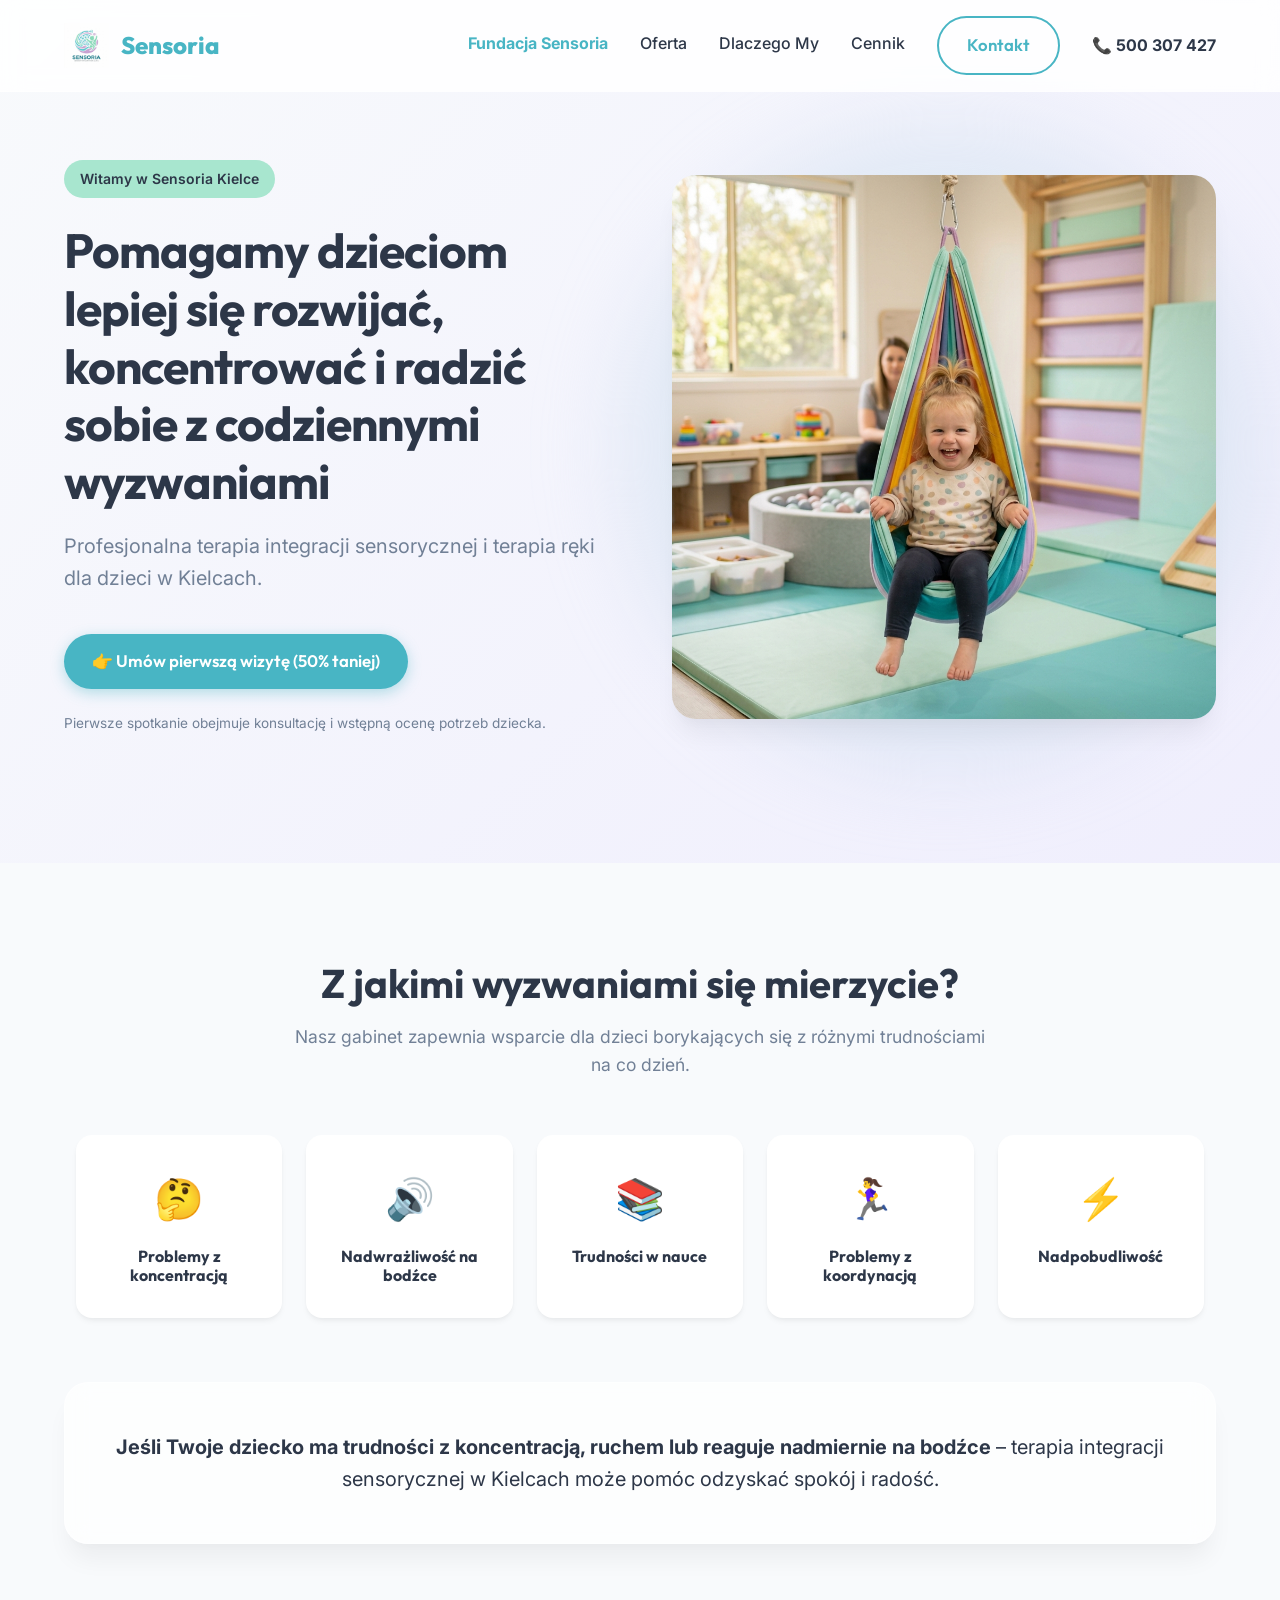
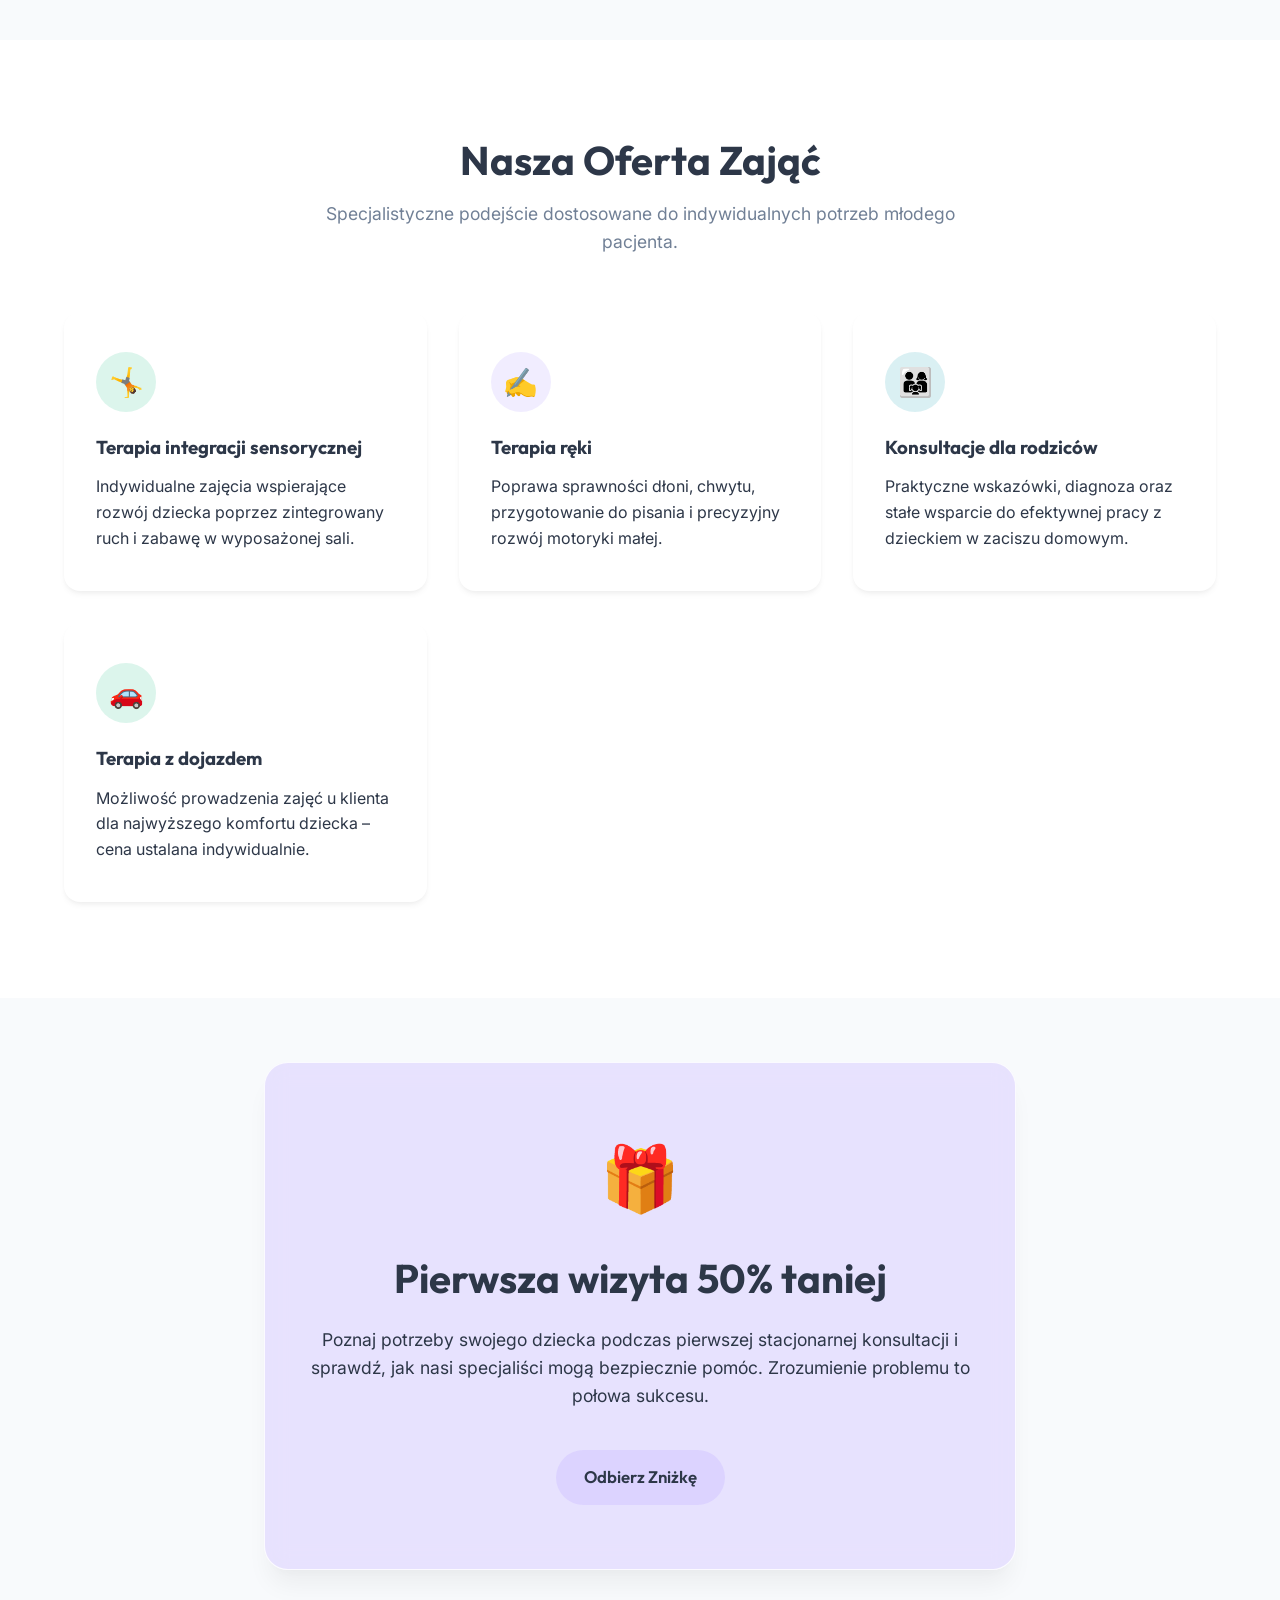
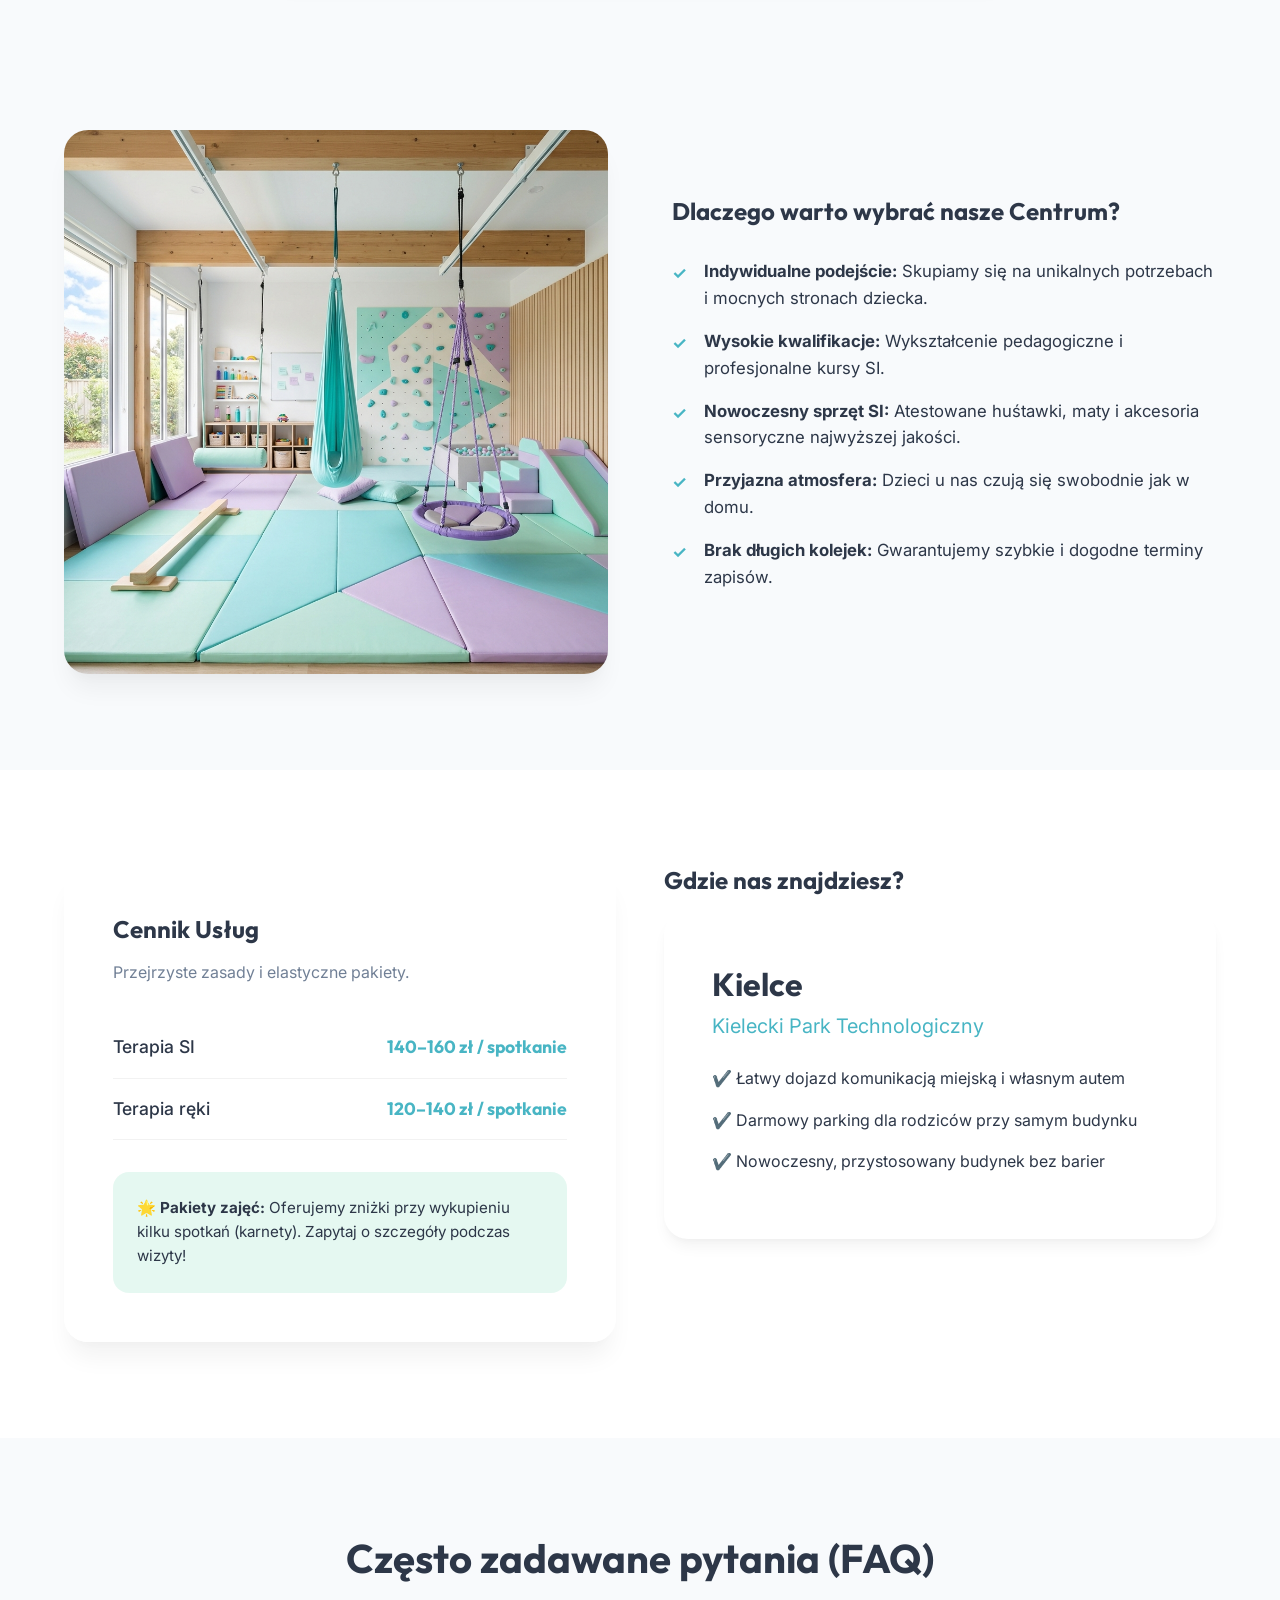
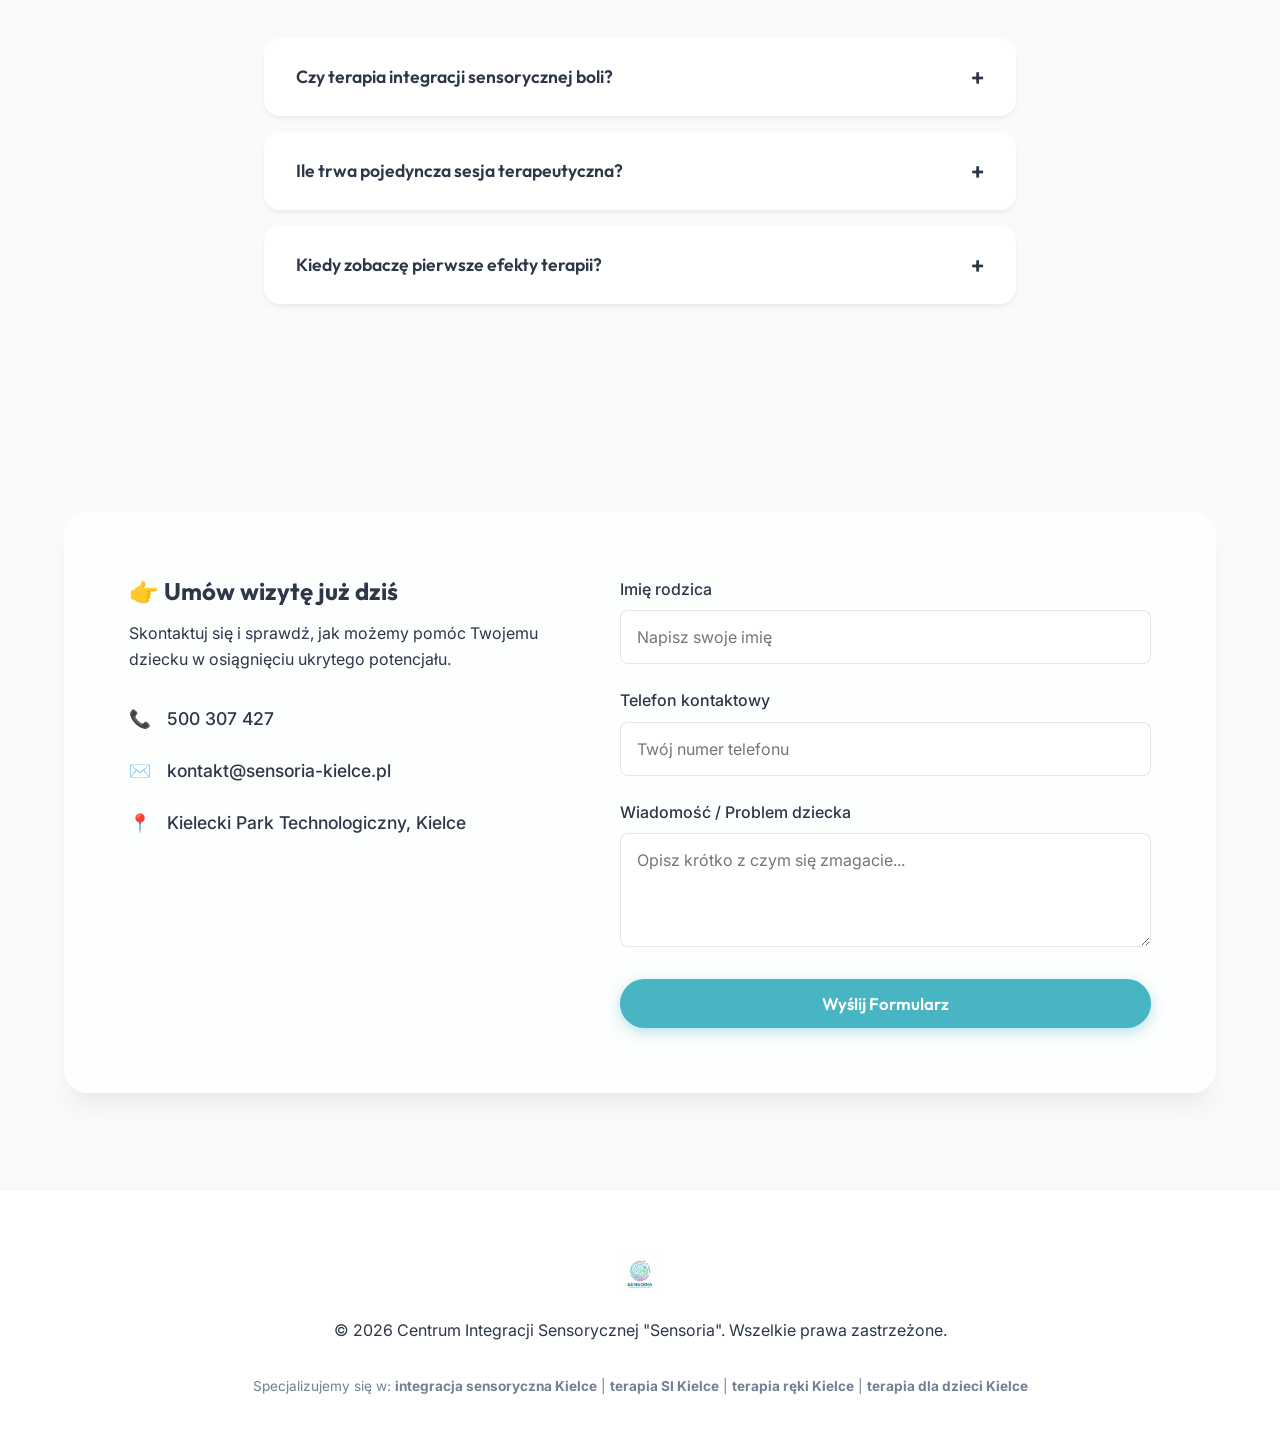
<file: index.html>
<!DOCTYPE html>
<html lang="pl">
<head>
    <meta charset="UTF-8">
    <meta name="viewport" content="width=device-width, initial-scale=1.0">
    <title>Centrum Integracji Sensorycznej "Sensoria" | Terapia SI i Ręki Kielce</title>
    <meta name="description" content="Profesjonalna terapia integracja sensoryczna (SI), terapia ręki dla dzieci w Kielcach. Pomagamy dzieciom lepiej się rozwijać, koncentrować i radzić z wyzwaniami. Umów pierwszą wizytę 50% taniej!">
    <meta name="keywords" content="integracja sensoryczna Kielce, terapia SI Kielce, terapia ręki Kielce, terapia dla dzieci Kielce, Sensoria, Kielecki Park Technologiczny">
    <meta name="author" content="Centrum Integracji Sensorycznej Sensoria">
    <meta property="og:title" content="Centrum Integracji Sensorycznej Sensoria Kielce">
    <meta property="og:description" content="Terapia SI, terapia ręki oraz konsultacje dla dzieci w Kielcach (Kielecki Park Technologiczny). Sprawdź ofertę!">
    <meta property="og:type" content="website">
    
    <!-- Google Fonts -->
    <link rel="preconnect" href="https://fonts.googleapis.com">
    <link rel="preconnect" href="https://fonts.gstatic.com" crossorigin>
    <link href="https://fonts.googleapis.com/css2?family=Inter:wght@300;400;500;600&family=Outfit:wght@400;600;700;800&display=swap" rel="stylesheet">
    
    <!-- Styles -->
    <link rel="stylesheet" href="styles/styles.css">
</head>
<body>
    <!-- Navbar -->
    <header class="navbar">
        <div class="container">
            <a href="#" class="logo">
                <img src="assets/images/sensoria_logo_1776161266703.png" alt="Sensoria Logo">
                <span>Sensoria</span>
            </a>
            <nav class="nav-links">
                <a href="fundacja/index.html" style="color: var(--color-primary); font-weight: 700;">Fundacja Sensoria</a>
                <a href="#oferta">Oferta</a>
                <a href="#dlaczego-my">Dlaczego My</a>
                <a href="#cennik">Cennik</a>
                <a href="#kontakt" class="btn btn-outline">Kontakt</a>
                <a href="tel:+48500307427" class="phone-link">📞 500 307 427</a>
            </nav>
            <button class="mobile-menu-btn" aria-label="Menu">
                <span></span>
                <span></span>
                <span></span>
            </button>
        </div>
    </header>

    <!-- Hero Section -->
    <section class="hero">
        <div class="container hero-container">
            <div class="hero-content">
                <div class="badge">Witamy w Sensoria Kielce</div>
                <h1>Pomagamy dzieciom lepiej się rozwijać, koncentrować i radzić sobie z codziennymi wyzwaniami</h1>
                <p class="subtitle">Profesjonalna terapia integracji sensorycznej i terapia ręki dla dzieci w Kielcach.</p>
                <div class="hero-actions">
                    <a href="#kontakt" class="btn btn-primary pulse-effect">👉 Umów pierwszą wizytę (50% taniej)</a>
                </div>
                <p class="small-text">Pierwsze spotkanie obejmuje konsultację i wstępną ocenę potrzeb dziecka.</p>
            </div>
            <div class="hero-image-wrapper">
                <div class="glass-blob"></div>
                <img src="assets/images/hero_kids_therapy_1776161304447.png" alt="Dziecko podczas terapii integracji sensorycznej" class="hero-image">
            </div>
        </div>
    </section>

    <!-- Problem i Rozwiązanie -->
    <section class="problem-solution reveal">
        <div class="container">
            <div class="section-header">
                <h2>Z jakimi wyzwaniami się mierzycie?</h2>
                <p>Nasz gabinet zapewnia wsparcie dla dzieci borykających się z różnymi trudnościami na co dzień.</p>
            </div>
            <div class="problems-grid">
                <div class="problem-card">
                    <div class="icon">🤔</div>
                    <h3>Problemy z koncentracją</h3>
                </div>
                <div class="problem-card">
                    <div class="icon">🔊</div>
                    <h3>Nadwrażliwość na bodźce</h3>
                </div>
                <div class="problem-card">
                    <div class="icon">📚</div>
                    <h3>Trudności w nauce</h3>
                </div>
                <div class="problem-card">
                    <div class="icon">🏃‍♀️</div>
                    <h3>Problemy z koordynacją</h3>
                </div>
                <div class="problem-card">
                    <div class="icon">⚡</div>
                    <h3>Nadpobudliwość</h3>
                </div>
            </div>
            <div class="solution-banner glass-panel">
                <p><strong>Jeśli Twoje dziecko ma trudności z koncentracją, ruchem lub reaguje nadmiernie na bodźce</strong> – terapia integracji sensorycznej w Kielcach może pomóc odzyskać spokój i radość.</p>
            </div>
        </div>
    </section>

    <!-- Oferta -->
    <section id="oferta" class="offer bg-light reveal">
        <div class="container">
            <div class="section-header">
                <h2>Nasza Oferta Zająć</h2>
                <p>Specjalistyczne podejście dostosowane do indywidualnych potrzeb młodego pacjenta.</p>
            </div>
            <div class="offer-cards">
                <div class="card card-hover">
                    <div class="card-icon bg-mint">🤸</div>
                    <h3>Terapia integracji sensorycznej</h3>
                    <p>Indywidualne zajęcia wspierające rozwój dziecka poprzez zintegrowany ruch i zabawę w wyposażonej sali.</p>
                </div>
                <div class="card card-hover">
                    <div class="card-icon bg-purple">✍️</div>
                    <h3>Terapia ręki</h3>
                    <p>Poprawa sprawności dłoni, chwytu, przygotowanie do pisania i precyzyjny rozwój motoryki małej.</p>
                </div>
                <div class="card card-hover">
                    <div class="card-icon bg-turquoise">👨‍👩‍👧</div>
                    <h3>Konsultacje dla rodziców</h3>
                    <p>Praktyczne wskazówki, diagnoza oraz stałe wsparcie do efektywnej pracy z dzieckiem w zaciszu domowym.</p>
                </div>
                <div class="card card-hover">
                    <div class="card-icon bg-mint">🚗</div>
                    <h3>Terapia z dojazdem</h3>
                    <p>Możliwość prowadzenia zajęć u klienta dla najwyższego komfortu dziecka – cena ustalana indywidualnie.</p>
                </div>
            </div>
        </div>
    </section>

    <!-- Oferta Specjalna -->
    <section class="special-offer">
        <div class="container container-sm">
            <div class="special-card glass-panel-accent reveal">
                <div class="special-content">
                    <span class="gift-icon">🎁</span>
                    <h2>Pierwsza wizyta 50% taniej</h2>
                    <p>Poznaj potrzeby swojego dziecka podczas pierwszej stacjonarnej konsultacji i sprawdź, jak nasi specjaliści mogą bezpiecznie pomóc. Zrozumienie problemu to połowa sukcesu.</p>
                    <a href="#kontakt" class="btn btn-secondary">Odbierz Zniżkę</a>
                </div>
            </div>
        </div>
    </section>

    <!-- Dlaczego my & Sprzęt -->
    <section id="dlaczego-my" class="why-us reveal">
        <div class="container">
            <div class="split-layout">
                <div class="image-box">
                    <img src="assets/images/therapy_room_1776161534670.png" alt="Sala integracji sensorycznej Sensoria">
                </div>
                <div class="text-box">
                    <h2>Dlaczego warto wybrać nasze Centrum?</h2>
                    <ul class="check-list">
                        <li><strong>Indywidualne podejście:</strong> Skupiamy się na unikalnych potrzebach i mocnych stronach dziecka.</li>
                        <li><strong>Wysokie kwalifikacje:</strong> Wykształcenie pedagogiczne i profesjonalne kursy SI.</li>
                        <li><strong>Nowoczesny sprzęt SI:</strong> Atestowane huśtawki, maty i akcesoria sensoryczne najwyższej jakości.</li>
                        <li><strong>Przyjazna atmosfera:</strong> Dzieci u nas czują się swobodnie jak w domu.</li>
                        <li><strong>Brak długich kolejek:</strong> Gwarantujemy szybkie i dogodne terminy zapisów.</li>
                    </ul>
                </div>
            </div>
        </div>
    </section>

    <!-- Cennik i Lokalizacja -->
    <section id="cennik" class="pricing-location bg-light reveal">
        <div class="container">
            <div class="grid-2-col">
                <!-- Cennik -->
                <div class="pricing-panel glass-panel">
                    <h2>Cennik Usług</h2>
                    <p class="pricing-desc">Przejrzyste zasady i elastyczne pakiety.</p>
                    <div class="price-items">
                        <div class="price-item">
                            <span>Terapia SI</span>
                            <span class="price">140–160 zł / spotkanie</span>
                        </div>
                        <div class="price-item">
                            <span>Terapia ręki</span>
                            <span class="price">120–140 zł / spotkanie</span>
                        </div>
                    </div>
                    <div class="packages-info">
                        <strong>🌟 Pakiety zajęć:</strong> Oferujemy zniżki przy wykupieniu kilku spotkań (karnety). Zapytaj o szczegóły podczas wizyty!
                    </div>
                </div>

                <!-- Lokalizacja -->
                <div class="location-panel">
                    <h2>Gdzie nas znajdziesz?</h2>
                    <div class="address-card">
                        <p class="city">Kielce</p>
                        <p class="place">Kielecki Park Technologiczny</p>
                        <ul class="location-perks">
                            <li>✔️ Łatwy dojazd komunikacją miejską i własnym autem</li>
                            <li>✔️ Darmowy parking dla rodziców przy samym budynku</li>
                            <li>✔️ Nowoczesny, przystosowany budynek bez barier</li>
                        </ul>
                    </div>
                </div>
            </div>
        </div>
    </section>

    <!-- FAQ -->
    <section class="faq reveal">
        <div class="container container-sm">
            <div class="section-header text-center">
                <h2>Często zadawane pytania (FAQ)</h2>
            </div>
            <div class="accordion">
                <div class="accordion-item">
                    <button class="accordion-header">
                        Czy terapia integracji sensorycznej boli? <span class="icon">+</span>
                    </button>
                    <div class="accordion-content">
                        <p>Zdecydowanie nie! Terapia ma formę "naukowej zabawy". Dziecko uczestniczy w ćwiczeniach angażujących ruch i zmysły, co przeważnie daje mu dużą radość i satysfakcję.</p>
                    </div>
                </div>
                <div class="accordion-item">
                    <button class="accordion-header">
                        Ile trwa pojedyncza sesja terapeutyczna? <span class="icon">+</span>
                    </button>
                    <div class="accordion-content">
                        <p>Standardowa sesja terapii SI trwa zazwyczaj 45 do 50 minut. Czas ten jest podyktowany zdolnością koncentracji dziecka oraz intensywnością bodźcowów.</p>
                    </div>
                </div>
                <div class="accordion-item">
                    <button class="accordion-header">
                        Kiedy zobaczę pierwsze efekty terapii? <span class="icon">+</span>
                    </button>
                    <div class="accordion-content">
                        <p>Reakcja układu nerwowego to kwestia indywidualna. Zwykle niewielkie pozytywne zmiany w mniejszej nadpobudliwości czy lepszej koncentracji można zauważyć po około 2-3 miesiącach regularnych zajęć.</p>
                    </div>
                </div>
            </div>
        </div>
    </section>

    <!-- CTA & Formularz Kontaktowy -->
    <section id="kontakt" class="contact reveal">
        <div class="container">
            <div class="contact-wrapper glass-panel">
                <div class="contact-info">
                    <h2>👉 Umów wizytę już dziś</h2>
                    <p>Skontaktuj się i sprawdź, jak możemy pomóc Twojemu dziecku w osiągnięciu ukrytego potencjału.</p>
                    <div class="contact-details">
                        <a href="tel:+48500307427" class="contact-link">
                            <span class="icon">📞</span>
                            500 307 427
                        </a>
                        <a href="mailto:kontakt@sensoria-kielce.pl" class="contact-link">
                            <span class="icon">✉️</span>
                            kontakt@sensoria-kielce.pl
                        </a>
                        <div class="contact-link no-hover">
                            <span class="icon">📍</span>
                            Kielecki Park Technologiczny, Kielce
                        </div>
                    </div>
                </div>
                <div class="contact-form-container">
                    <form class="contact-form" action="#" method="POST" id="main-contact-form">
                        <div class="input-group">
                            <label for="name">Imię rodzica</label>
                            <input type="text" id="name" name="name" required placeholder="Napisz swoje imię">
                        </div>
                        <div class="input-group">
                            <label for="phone">Telefon kontaktowy</label>
                            <input type="tel" id="phone" name="phone" required placeholder="Twój numer telefonu">
                        </div>
                        <div class="input-group">
                            <label for="message">Wiadomość / Problem dziecka</label>
                            <textarea id="message" name="message" rows="4" placeholder="Opisz krótko z czym się zmagacie..."></textarea>
                        </div>
                        <button type="submit" class="btn btn-primary btn-block">Wyślij Formularz</button>
                    </form>
                </div>
            </div>
        </div>
    </section>

    <!-- Footer -->
    <footer class="footer">
        <div class="container text-center">
            <img src="assets/images/sensoria_logo_1776161266703.png" alt="Sensoria Logo" class="footer-logo">
            <p>&copy; 2026 Centrum Integracji Sensorycznej "Sensoria". Wszelkie prawa zastrzeżone.</p>
            <p class="seo-footer">Specjalizujemy się w: <strong>integracja sensoryczna Kielce</strong> | <strong>terapia SI Kielce</strong> | <strong>terapia ręki Kielce</strong> | <strong>terapia dla dzieci Kielce</strong></p>
        </div>
    </footer>

    <!-- Scripts -->
    <script src="js/main.js"></script>
</body>
</html>
</file>
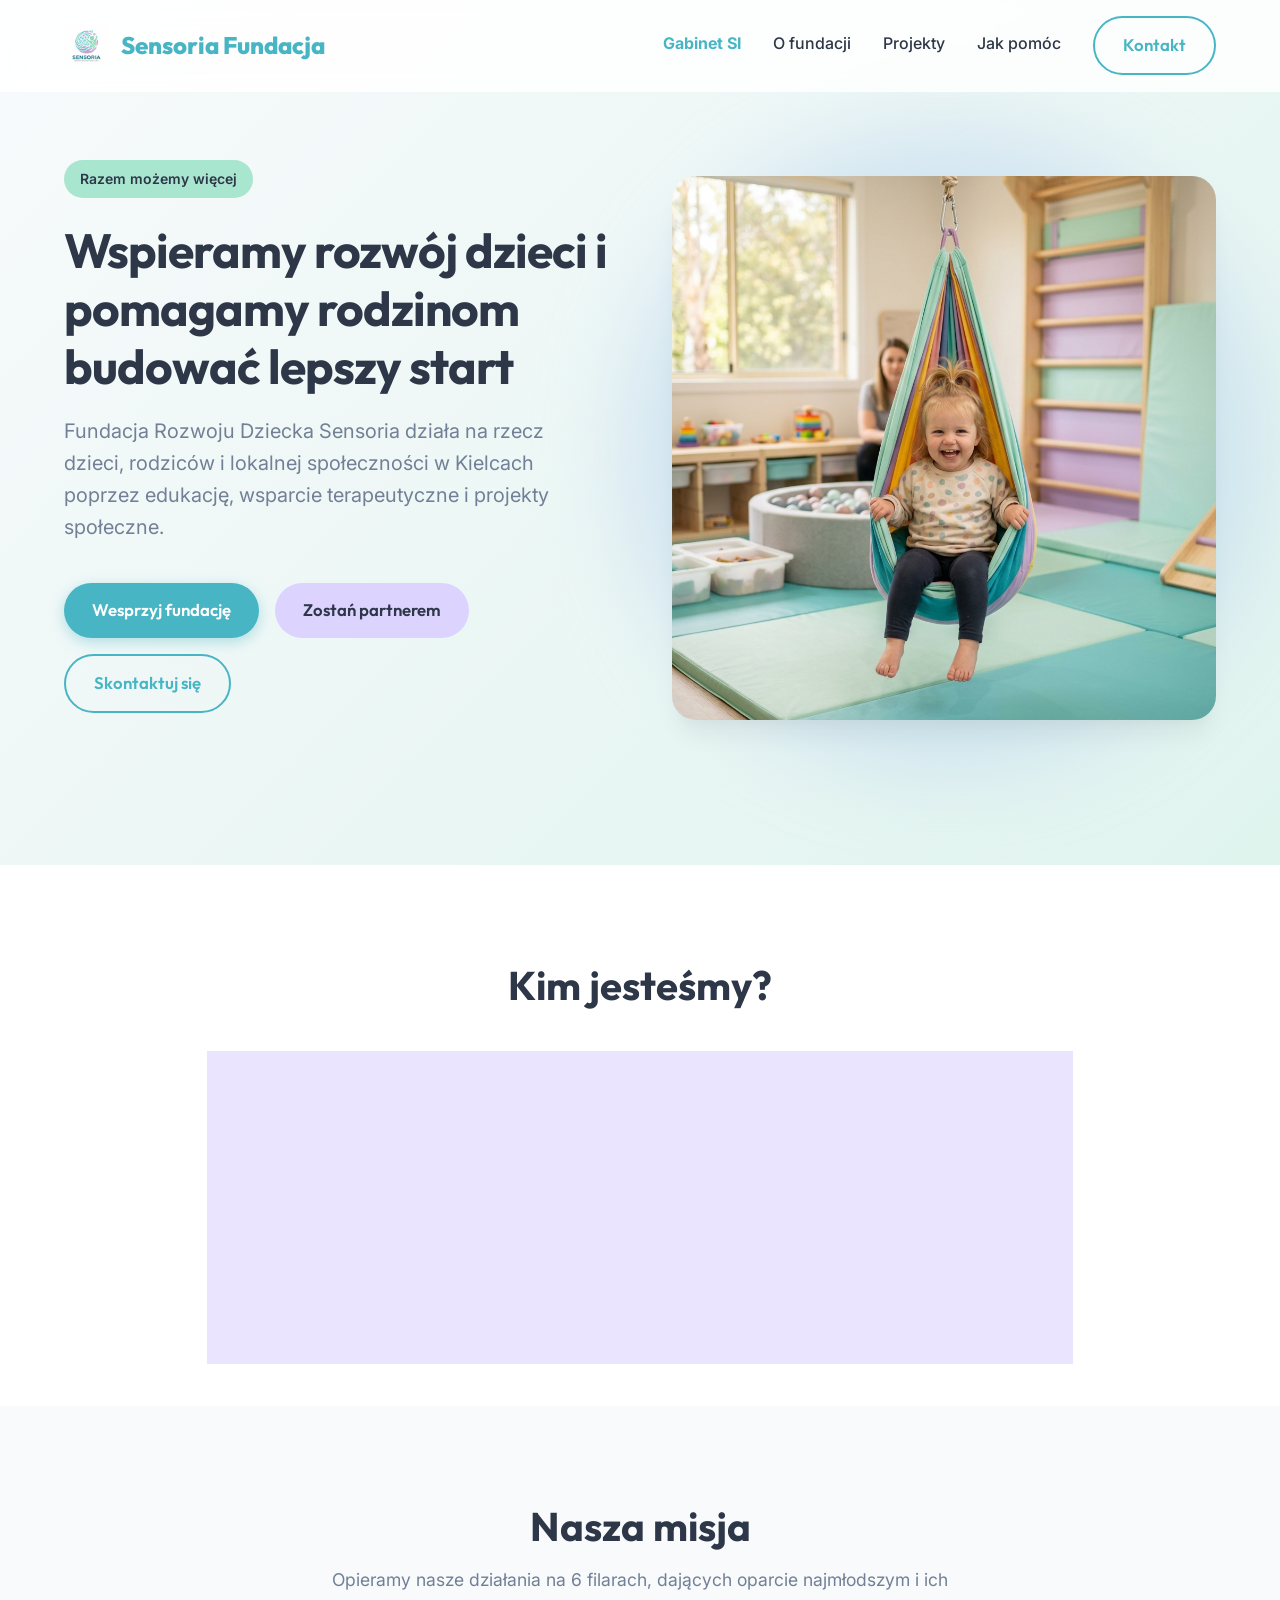
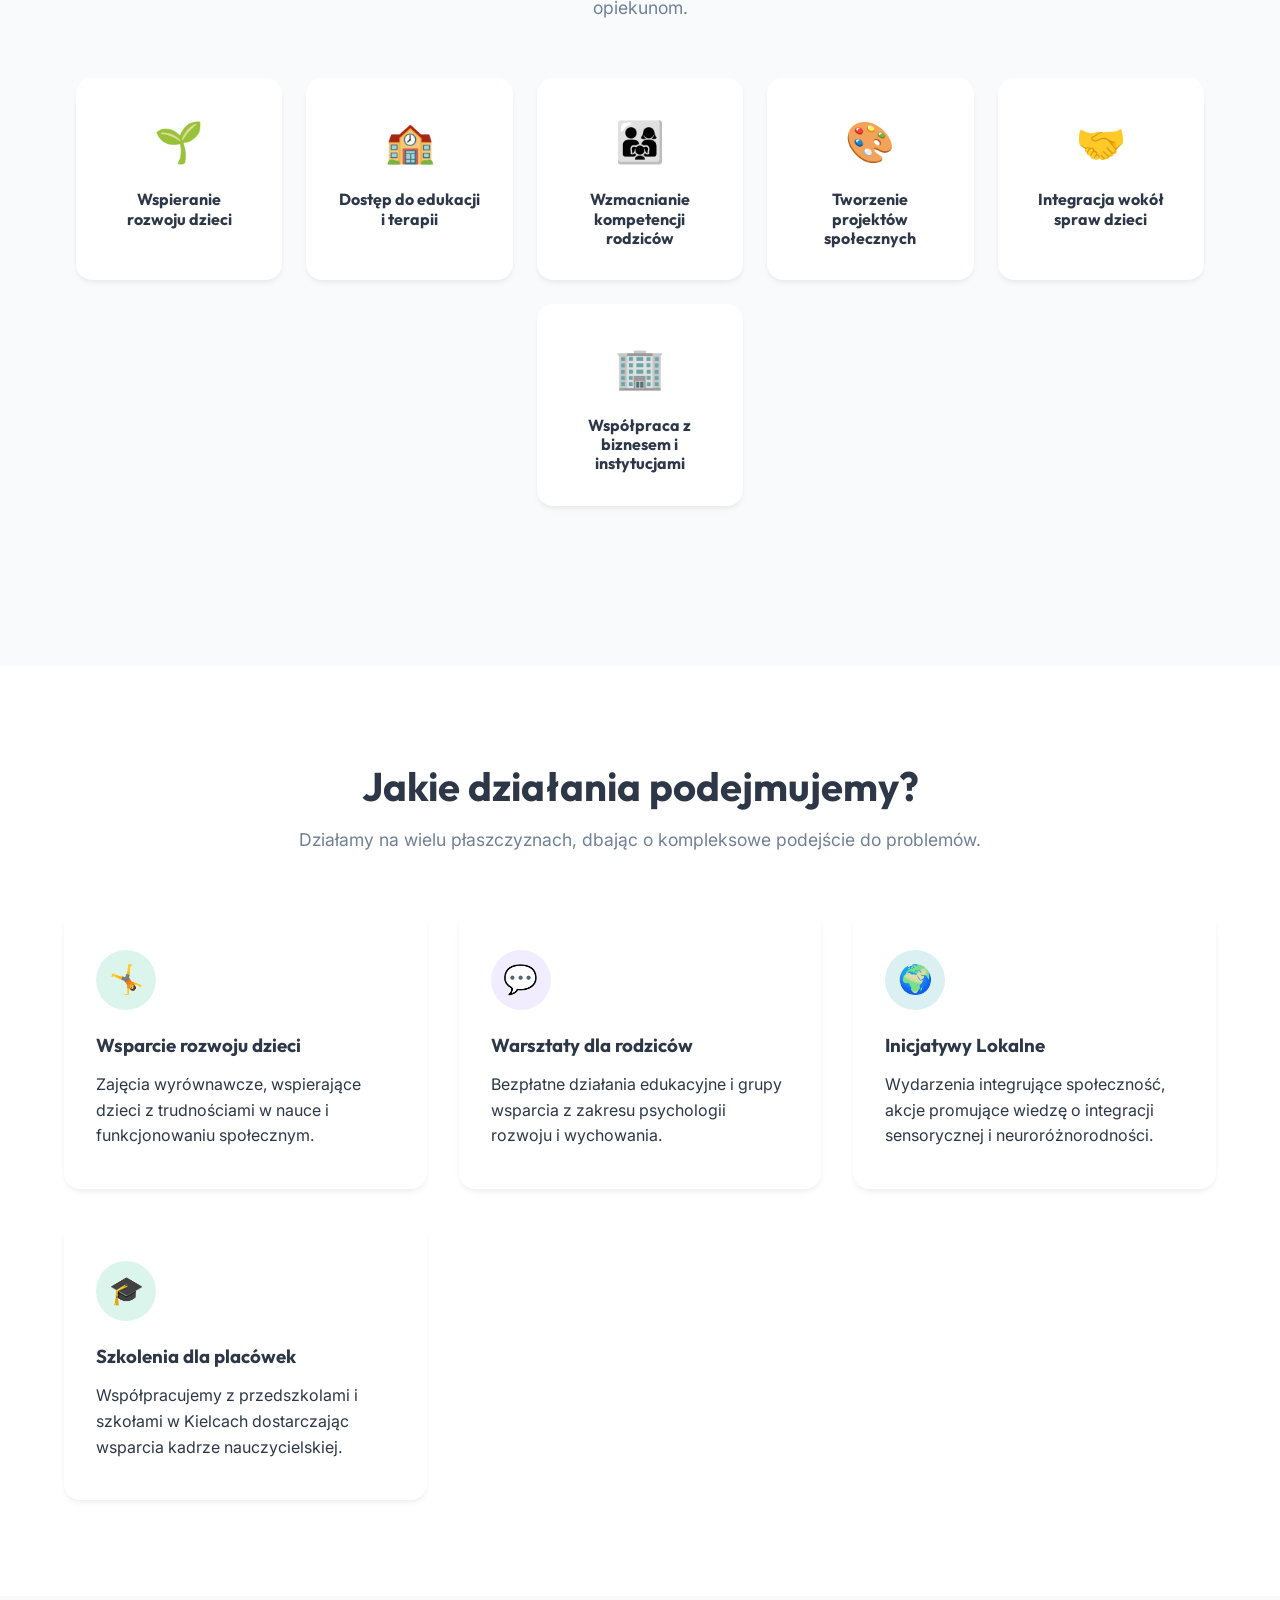
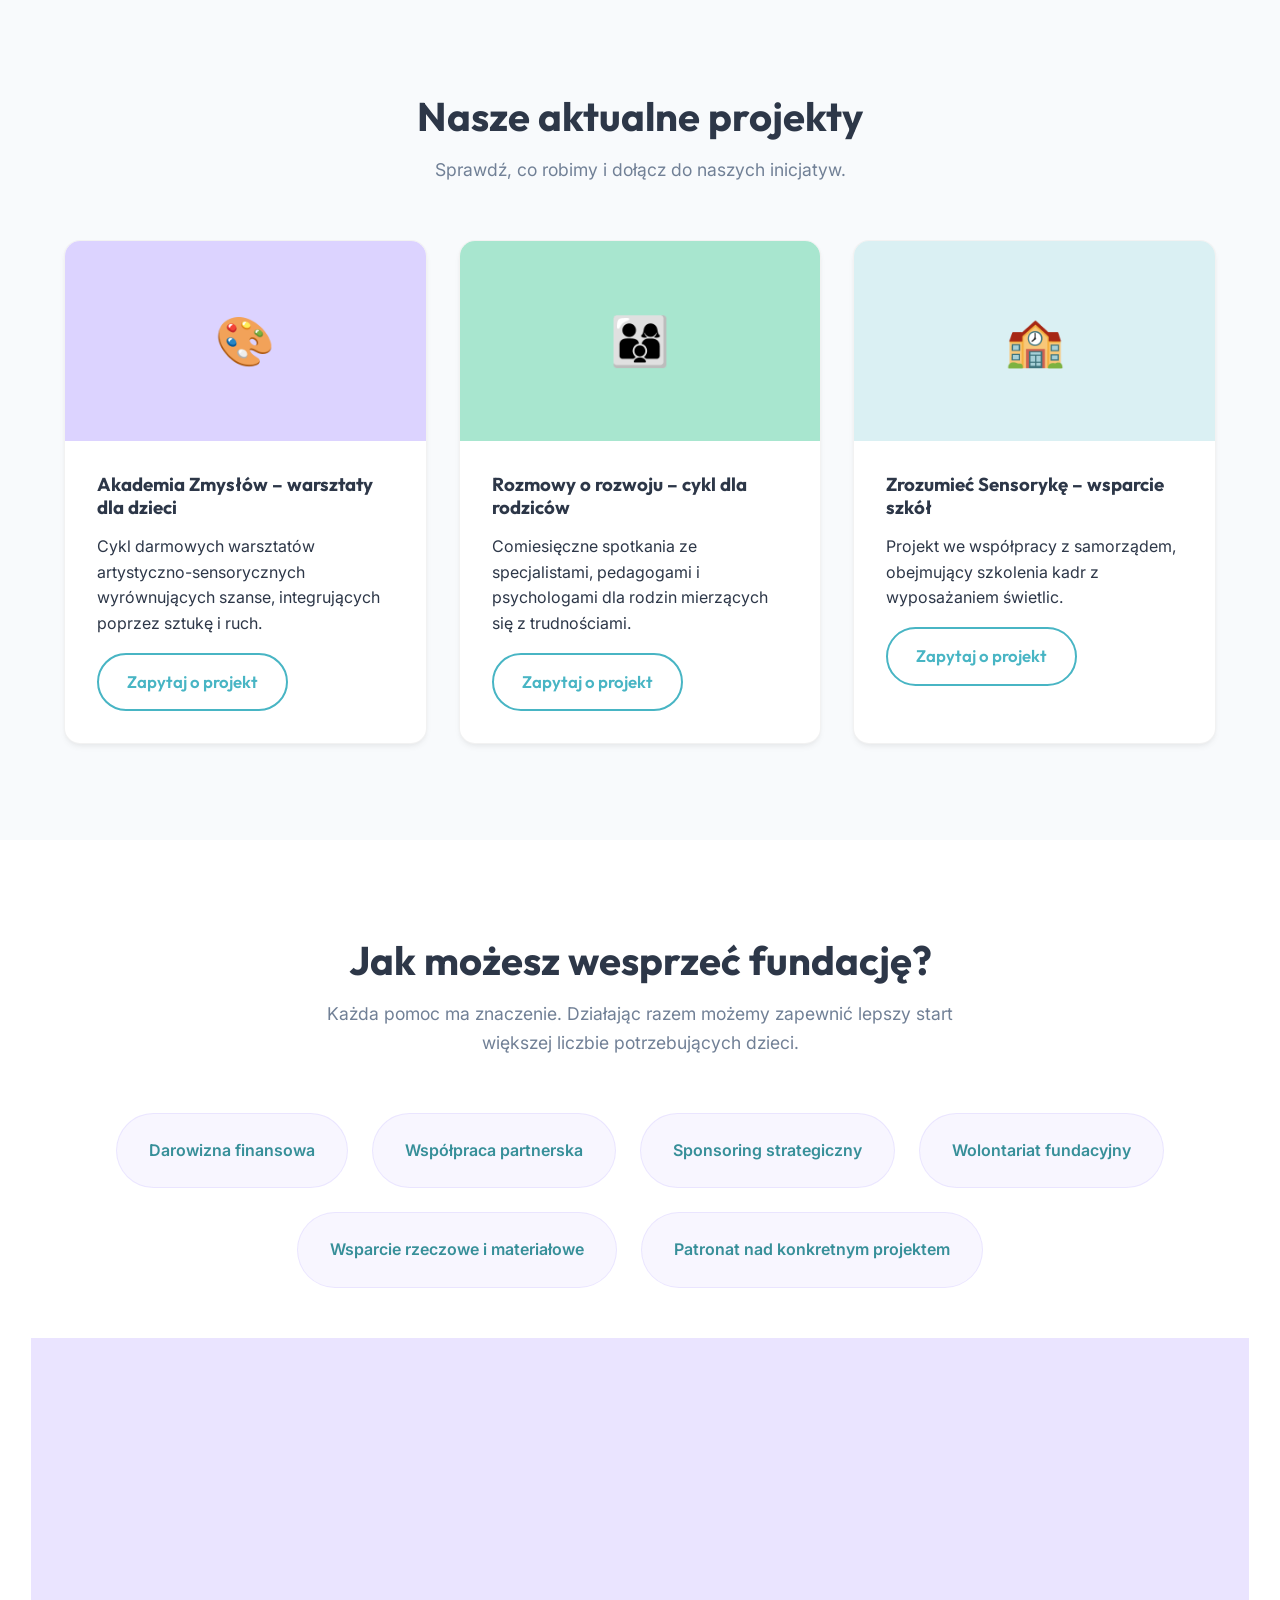
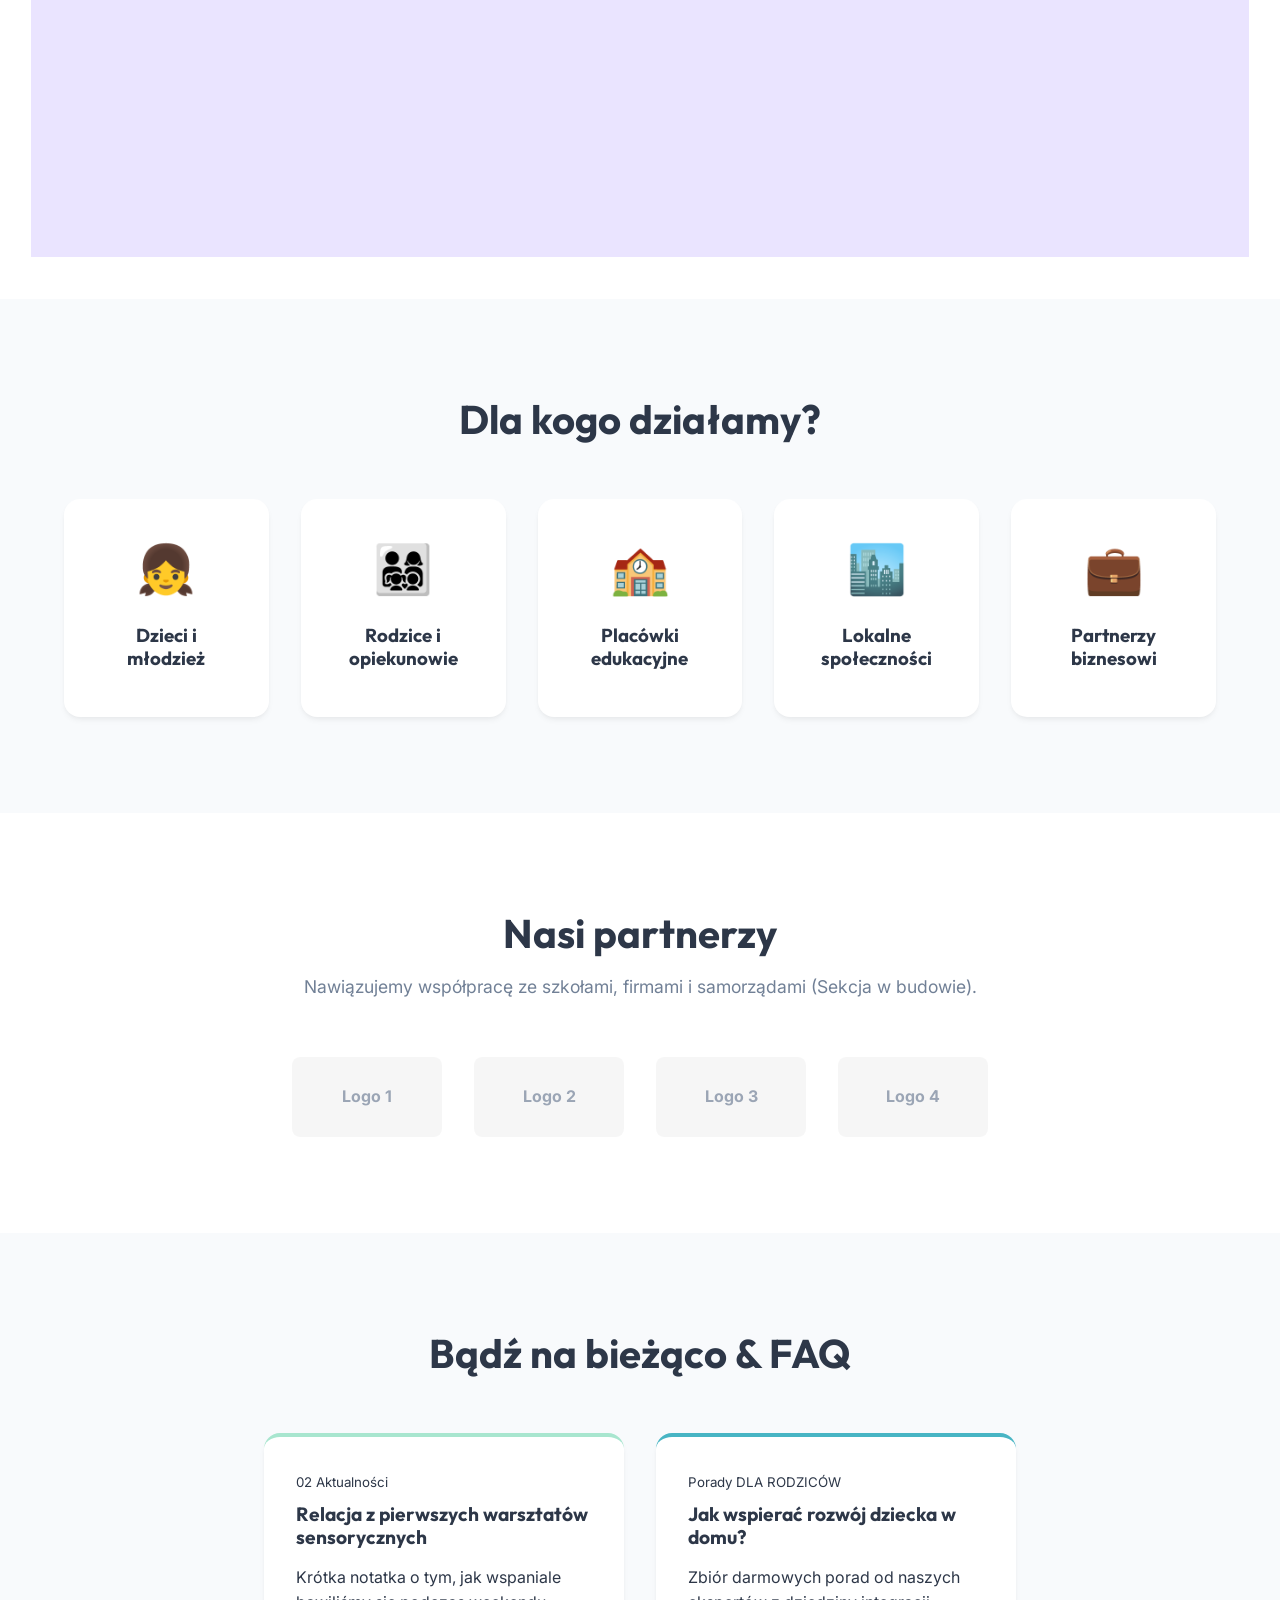
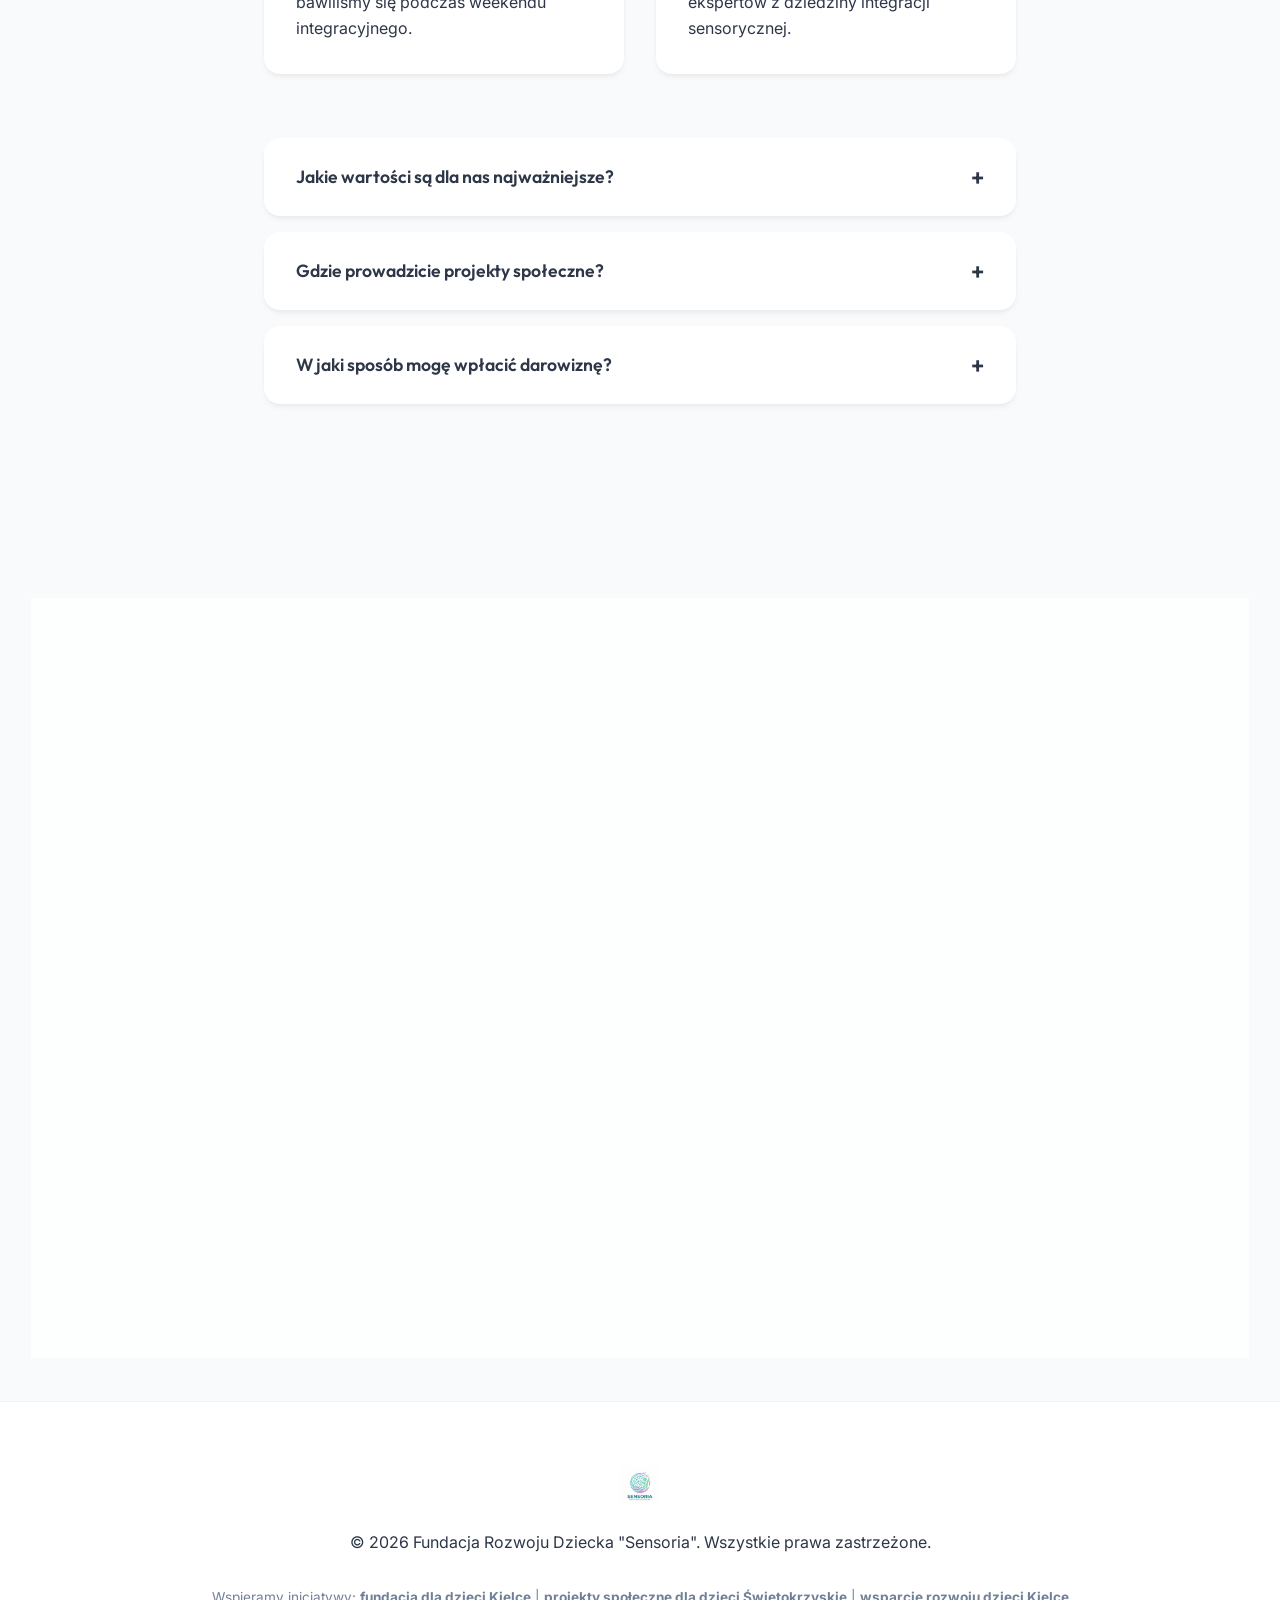
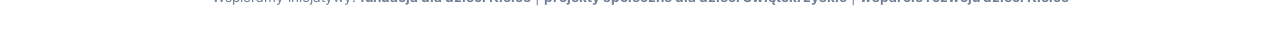
<file: fundacja/index.html>
<!DOCTYPE html>
<html lang="pl">
<head>
    <meta charset="UTF-8">
    <meta name="viewport" content="width=device-width, initial-scale=1.0">
    <title>Fundacja Rozwoju Dziecka Sensoria | Wsparcie dla dzieci i rodzin w Kielcach</title>
    <meta name="description" content="Fundacja Rozwoju Dziecka Sensoria działa w Kielcach. Angażujemy się w projekty społeczne dla dzieci w województwie Świętokrzyskim, darmowe warsztaty dla rodziców, wsparcie rozwoju dzieci i pomoc lokalnej społeczności.">
    <meta name="keywords" content="fundacja dla dzieci Kielce, wsparcie rozwoju dzieci Kielce, pomoc dzieciom Kielce, warsztaty dla rodziców Kielce, projekty społeczne dla dzieci Świętokrzyskie, fundacja rozwój dziecka Świętokrzyskie">
    <meta name="author" content="Fundacja Rozwoju Dziecka Sensoria">
    <meta property="og:title" content="Fundacja Rozwoju Dziecka Sensoria w Kielcach">
    <meta property="og:description" content="Poznaj Fundację Rozwoju Dziecka Sensoria. Realizujemy bezpłatne projekty, konsultacje oraz warsztaty dla rodzin i placówek z Kielc i całego Świętokrzyskiego. Zostań naszym partnerem lub wesprzyj działania.">
    <meta property="og:type" content="website">
    
    <!-- Google Fonts -->
    <link rel="preconnect" href="https://fonts.googleapis.com">
    <link rel="preconnect" href="https://fonts.gstatic.com" crossorigin>
    <link href="https://fonts.googleapis.com/css2?family=Inter:wght@300;400;500;600&family=Outfit:wght@400;600;700;800&display=swap" rel="stylesheet">
    
    <!-- Styles -->
    <link rel="stylesheet" href="../styles/styles.css">
    
    <style>
        /* Dodatkowe style specyficzne dla Fundacji (bazujące na głównym motywie, ale z modyfikacjami dla nowych sekcji) */
        
        .hero-foundation {
            background: linear-gradient(135deg, rgba(248, 250, 252, 1) 0%, rgba(168, 230, 207, 0.3) 100%);
            padding-top: 10rem;
            padding-bottom: 8rem;
        }

        .hero-foundation .glass-blob {
            background: radial-gradient(circle, rgba(72,181,196,0.3) 0%, rgba(220,211,255,0.4) 100%);
        }

        .hero-actions-multi {
            display: flex;
            gap: 1rem;
            flex-wrap: wrap;
            margin-bottom: 1.5rem;
        }
        
        .about-section {
            padding: 6rem 0;
            background: white;
        }

        .about-content {
            max-width: 800px;
            margin: 0 auto;
            text-align: center;
            font-size: 1.15rem;
        }
        
        .projects-grid {
            display: grid;
            grid-template-columns: repeat(auto-fit, minmax(300px, 1fr));
            gap: 2rem;
        }
        
        .project-card {
            background: var(--color-bg-alt);
            border-radius: var(--border-radius);
            box-shadow: var(--shadow-sm);
            overflow: hidden;
            transition: var(--transition);
            border: 1px solid rgba(0,0,0,0.05);
        }
        
        .project-card:hover {
            transform: translateY(-5px);
            box-shadow: var(--shadow-md);
        }
        
        .project-image {
            height: 200px;
            background: var(--color-mint);
            display: flex;
            align-items: center;
            justify-content: center;
            font-size: 3rem;
        }
        
        .project-details {
            padding: 2rem;
        }
        
        .support-options {
            display: flex;
            flex-wrap: wrap;
            gap: 1.5rem;
            justify-content: center;
        }
        
        .support-item {
            background: rgba(220, 211, 255, 0.2);
            padding: 1.5rem 2rem;
            border-radius: 50px;
            font-weight: 600;
            color: var(--color-primary-dark);
            border: 1px solid rgba(220, 211, 255, 0.5);
            transition: var(--transition);
        }

        .support-item:hover {
            background: rgba(220, 211, 255, 0.5);
        }
        
        .target-groups {
            display: flex;
            flex-wrap: wrap;
            justify-content: center;
            gap: 2rem;
            margin-top: 3rem;
        }
        
        .target-group {
            text-align: center;
            padding: 2rem;
            background: white;
            border-radius: var(--border-radius);
            box-shadow: var(--shadow-sm);
            min-width: 200px;
            flex: 1;
        }
        
        .target-group .icon {
            font-size: 3rem;
            margin-bottom: 1rem;
            display: block;
        }

        .news-grid {
            display: grid;
            grid-template-columns: repeat(auto-fit, minmax(250px, 1fr));
            gap: 2rem;
        }

        .news-card {
            background: white;
            padding: 2rem;
            border-radius: var(--border-radius);
            box-shadow: var(--shadow-sm);
            border-top: 4px solid var(--color-mint);
        }

        .partners-logo {
            display: flex;
            gap: 2rem;
            justify-content: center;
            flex-wrap: wrap;
            margin-top: 3rem;
            opacity: 0.7;
        }

        .partner-box {
            width: 150px;
            height: 80px;
            background: rgba(0,0,0,0.05);
            border-radius: 8px;
            display: flex;
            align-items: center;
            justify-content: center;
            font-weight: bold;
            color: var(--color-text-light);
        }
    </style>
</head>
<body>
    <!-- Navbar -->
    <header class="navbar">
        <div class="container">
            <a href="#" class="logo">
                <img src="../assets/images/sensoria_logo_1776161266703.png" alt="Fundacja Sensoria Logo">
                <span>Sensoria Fundacja</span>
            </a>
            <nav class="nav-links">
                <a href="../index.html" style="color: var(--color-primary); font-weight: 700;">Gabinet SI</a>
                <a href="#o-fundacji">O fundacji</a>
                <a href="#projekty">Projekty</a>
                <a href="#wsparcie">Jak pomóc</a>
                <a href="#kontakt" class="btn btn-outline">Kontakt</a>
            </nav>
            <button class="mobile-menu-btn" aria-label="Menu">
                <span></span>
                <span></span>
                <span></span>
            </button>
        </div>
    </header>

    <!-- Hero Section -->
    <section class="hero hero-foundation">
        <div class="container hero-container">
            <div class="hero-content">
                <div class="badge">Razem możemy więcej</div>
                <h1>Wspieramy rozwój dzieci i pomagamy rodzinom budować lepszy start</h1>
                <p class="subtitle">Fundacja Rozwoju Dziecka Sensoria działa na rzecz dzieci, rodziców i lokalnej społeczności w Kielcach poprzez edukację, wsparcie terapeutyczne i projekty społeczne.</p>
                <div class="hero-actions-multi">
                    <a href="#wsparcie" class="btn btn-primary pulse-effect">Wesprzyj fundację</a>
                    <a href="#kontakt" class="btn btn-secondary">Zostań partnerem</a>
                    <a href="#kontakt" class="btn btn-outline">Skontaktuj się</a>
                </div>
            </div>
            <div class="hero-image-wrapper">
                <div class="glass-blob"></div>
                <!-- Używamy zdjęcia z gabinetu jako łagodnego zdjęcia działań terapeutycznych -->
                <img src="../assets/images/hero_kids_therapy_1776161304447.png" alt="Dziecko i rodzina, działania wspierające rozwój" class="hero-image">
            </div>
        </div>
    </section>

    <!-- O fundacji -->
    <section id="o-fundacji" class="about-section reveal">
        <div class="container">
            <div class="section-header">
                <h2>Kim jesteśmy?</h2>
            </div>
            <div class="about-content glass-panel-accent" style="padding: 3rem;">
                <p><strong>Fundacja Rozwoju Dziecka Sensoria</strong> została powołana, aby wspierać dzieci i ich rodziny w obszarze rozwoju, edukacji, terapii oraz profilaktyki. Naszą misją jest tworzenie bezpiecznej przestrzeni do wzmacniania potencjału dzieci, wspierania rodziców oraz realizowania projektów społecznych odpowiadających na realne potrzeby lokalnej społeczności w Kielcach i regionie Świętokrzyskim.</p>
            </div>
        </div>
    </section>

    <!-- Nasza Misja -->
    <section class="reveal">
        <div class="container">
            <div class="section-header">
                <h2>Nasza misja</h2>
                <p>Opieramy nasze działania na 6 filarach, dających oparcie najmłodszym i ich opiekunom.</p>
            </div>
            <div class="problems-grid">
                <div class="problem-card">
                    <div class="icon" style="color: var(--color-mint-dark);">🌱</div>
                    <h3>Wspieranie rozwoju dzieci</h3>
                </div>
                <div class="problem-card">
                    <div class="icon" style="color: var(--color-primary);">🏫</div>
                    <h3>Dostęp do edukacji i terapii</h3>
                </div>
                <div class="problem-card">
                    <div class="icon" style="color: var(--color-secondary-dark);">👨‍👩‍👧</div>
                    <h3>Wzmacnianie kompetencji rodziców</h3>
                </div>
                <div class="problem-card">
                    <div class="icon" style="color: var(--color-mint-dark);">🎨</div>
                    <h3>Tworzenie projektów społecznych</h3>
                </div>
                <div class="problem-card">
                    <div class="icon" style="color: var(--color-primary);">🤝</div>
                    <h3>Integracja wokół spraw dzieci</h3>
                </div>
                <div class="problem-card">
                    <div class="icon" style="color: var(--color-secondary-dark);">🏢</div>
                    <h3>Współpraca z biznesem i instytucjami</h3>
                </div>
            </div>
        </div>
    </section>

    <!-- Co robimy -->
    <section class="offer bg-light reveal">
        <div class="container">
            <div class="section-header">
                <h2>Jakie działania podejmujemy?</h2>
                <p>Działamy na wielu płaszczyznach, dbając o kompleksowe podejście do problemów.</p>
            </div>
            <div class="offer-cards">
                <div class="card card-hover">
                    <div class="card-icon bg-mint">🤸</div>
                    <h3>Wsparcie rozwoju dzieci</h3>
                    <p>Zajęcia wyrównawcze, wspierające dzieci z trudnościami w nauce i funkcjonowaniu społecznym.</p>
                </div>
                <div class="card card-hover">
                    <div class="card-icon bg-purple">💬</div>
                    <h3>Warsztaty dla rodziców</h3>
                    <p>Bezpłatne działania edukacyjne i grupy wsparcia z zakresu psychologii rozwoju i wychowania.</p>
                </div>
                <div class="card card-hover">
                    <div class="card-icon bg-turquoise">🌍</div>
                    <h3>Inicjatywy Lokalne</h3>
                    <p>Wydarzenia integrujące społeczność, akcje promujące wiedzę o integracji sensorycznej i neuroróżnorodności.</p>
                </div>
                <div class="card card-hover">
                    <div class="card-icon bg-mint">🎓</div>
                    <h3>Szkolenia dla placówek</h3>
                    <p>Współpracujemy z przedszkolami i szkołami w Kielcach dostarczając wsparcia kadrze nauczycielskiej.</p>
                </div>
            </div>
        </div>
    </section>

    <!-- Projekty -->
    <section id="projekty" class="projects reveal">
        <div class="container">
            <div class="section-header">
                <h2>Nasze aktualne projekty</h2>
                <p>Sprawdź, co robimy i dołącz do naszych inicjatyw.</p>
            </div>
            <div class="projects-grid">
                <div class="project-card">
                    <div class="project-image" style="background-color: var(--color-secondary);">🎨</div>
                    <div class="project-details">
                        <h3>Akademia Zmysłów – warsztaty dla dzieci</h3>
                        <p>Cykl darmowych warsztatów artystyczno-sensorycznych wyrównujących szanse, integrujących poprzez sztukę i ruch.</p>
                        <a href="#kontakt" class="btn btn-outline" style="margin-top: 1rem;">Zapytaj o projekt</a>
                    </div>
                </div>
                <div class="project-card">
                    <div class="project-image" style="background-color: var(--color-mint);">👨‍👩‍👦</div>
                    <div class="project-details">
                        <h3>Rozmowy o rozwoju – cykl dla rodziców</h3>
                        <p>Comiesięczne spotkania ze specjalistami, pedagogami i psychologami dla rodzin mierzących się z trudnościami.</p>
                        <a href="#kontakt" class="btn btn-outline" style="margin-top: 1rem;">Zapytaj o projekt</a>
                    </div>
                </div>
                <div class="project-card">
                    <div class="project-image" style="background-color: rgba(72, 181, 196, 0.2);">🏫</div>
                    <div class="project-details">
                        <h3>Zrozumieć Sensorykę – wsparcie szkół</h3>
                        <p>Projekt we współpracy z samorządem, obejmujący szkolenia kadr z wyposażaniem świetlic.</p>
                        <a href="#kontakt" class="btn btn-outline" style="margin-top: 1rem;">Zapytaj o projekt</a>
                    </div>
                </div>
            </div>
        </div>
    </section>

    <!-- Jak mozna pomoc (Wsparcie) -->
    <section id="wsparcie" class="reveal bg-light">
        <div class="container">
            <div class="section-header">
                <h2>Jak możesz wesprzeć fundację?</h2>
                <p>Każda pomoc ma znaczenie. Działając razem możemy zapewnić lepszy start większej liczbie potrzebujących dzieci.</p>
            </div>
            <div class="support-options">
                <div class="support-item">Darowizna finansowa</div>
                <div class="support-item">Współpraca partnerska</div>
                <div class="support-item">Sponsoring strategiczny</div>
                <div class="support-item">Wolontariat fundacyjny</div>
                <div class="support-item">Wsparcie rzeczowe i materiałowe</div>
                <div class="support-item">Patronat nad konkretnym projektem</div>
            </div>
            
            <div class="special-card glass-panel-accent reveal" style="margin-top: 4rem;">
                <div class="special-content">
                    <span class="gift-icon">💖</span>
                    <h2>Wesprzyj nasze działania</h2>
                    <p>Zapraszamy firmy i grantodawców do wspólnej realizacji wspaniałych inicjatyw na terenie województwa świętokrzyskiego.</p>
                    <div class="hero-actions-multi" style="justify-content: center; margin-bottom: 0;">
                        <a href="#kontakt" class="btn btn-primary">Napisz w sprawie współpracy</a>
                        <a href="#kontakt" class="btn btn-secondary">Kontakt do darowizn</a>
                    </div>
                </div>
            </div>
        </div>
    </section>

    <!-- Dla kogo dzialamy -->
    <section class="reveal">
        <div class="container">
            <div class="section-header">
                <h2>Dla kogo działamy?</h2>
            </div>
            <div class="target-groups">
                <div class="target-group fade-in">
                    <span class="icon">👧</span>
                    <h3>Dzieci i młodzież</h3>
                </div>
                <div class="target-group fade-in">
                    <span class="icon">👨‍👩‍👧‍👦</span>
                    <h3>Rodzice i opiekunowie</h3>
                </div>
                <div class="target-group fade-in">
                    <span class="icon">🏫</span>
                    <h3>Placówki edukacyjne</h3>
                </div>
                <div class="target-group fade-in">
                    <span class="icon">🏙️</span>
                    <h3>Lokalne społeczności</h3>
                </div>
                <div class="target-group fade-in">
                    <span class="icon">💼</span>
                    <h3>Partnerzy biznesowi</h3>
                </div>
            </div>
        </div>
    </section>

    <!-- Partnerzy -->
    <section class="reveal bg-light">
        <div class="container text-center">
            <div class="section-header">
                <h2>Nasi partnerzy</h2>
                <p>Nawiązujemy współpracę ze szkołami, firmami i samorządami (Sekcja w budowie).</p>
            </div>
            <div class="partners-logo">
                <div class="partner-box">Logo 1</div>
                <div class="partner-box">Logo 2</div>
                <div class="partner-box">Logo 3</div>
                <div class="partner-box">Logo 4</div>
            </div>
        </div>
    </section>

    <!-- Aktualnosci / Blog / FAQ w uproszczeniu -->
    <section class="reveal">
        <div class="container container-sm">
            <div class="section-header text-center">
                <h2>Bądź na bieżąco & FAQ</h2>
            </div>
            
            <div class="news-grid" style="margin-bottom: 4rem;">
                <div class="news-card">
                    <small>02 Aktualności</small>
                    <h3 style="margin-top: 0.5rem; font-size: 1.2rem;">Relacja z pierwszych warsztatów sensorycznych</h3>
                    <p>Krótka notatka o tym, jak wspaniale bawiliśmy się podczas weekendu integracyjnego.</p>
                </div>
                <div class="news-card" style="border-top-color: var(--color-primary);">
                    <small>Porady DLA RODZICÓW</small>
                    <h3 style="margin-top: 0.5rem; font-size: 1.2rem;">Jak wspierać rozwój dziecka w domu?</h3>
                    <p>Zbiór darmowych porad od naszych ekspertów z dziedziny integracji sensorycznej.</p>
                </div>
            </div>

            <div class="accordion">
                <div class="accordion-item">
                    <button class="accordion-header">
                        Jakie wartości są dla nas najważniejsze? <span class="icon">+</span>
                    </button>
                    <div class="accordion-content">
                        <p>Wrażliwość, profesjonalizm, empatia, rzetelność i lokalne współdziałanie pomagają nam widzieć każde dziecko jako indywidualność i stwarzać przestrzeń, która jest bezpieczna dla wszystkich.</p>
                    </div>
                </div>
                <div class="accordion-item">
                    <button class="accordion-header">
                        Gdzie prowadzicie projekty społeczne? <span class="icon">+</span>
                    </button>
                    <div class="accordion-content">
                        <p>Nasze obecne projekty odbywają się na terenie miasta Kielce oraz wybranych gmin województwa świętokrzyskiego.</p>
                    </div>
                </div>
                <div class="accordion-item">
                    <button class="accordion-header">
                        W jaki sposób mogę wpłacić darowiznę? <span class="icon">+</span>
                    </button>
                    <div class="accordion-content">
                        <p>Niebawem uruchrzymo specjalne konto bankowe dla darczyńców. W międzyczasie zapraszamy do kontaktu by omówić wsparcie celowe lub rzeczowe.</p>
                    </div>
                </div>
            </div>
        </div>
    </section>

    <!-- CTA & Formularz Kontaktowy -->
    <section id="kontakt" class="contact reveal">
        <div class="container">
            <div class="contact-wrapper glass-panel">
                <div class="contact-info">
                    <h2>Skontaktuj się z Fundacją</h2>
                    <p>Masz pytania, chcesz wesprzeć fundację lub zostać partnerem? Napisz do nas.</p>
                    <div class="contact-details">
                        <a href="tel:+48500307427" class="contact-link">
                            <span class="icon">📞</span>
                            500 307 427
                        </a>
                        <a href="mailto:fundacja@sensoria-kielce.pl" class="contact-link">
                            <span class="icon">✉️</span>
                            fundacja@sensoria-kielce.pl
                        </a>
                        <div class="contact-link no-hover">
                            <span class="icon">📍</span>
                            Kielecki Park Technologiczny, Kielce
                        </div>
                    </div>
                </div>
                <div class="contact-form-container">
                    <form class="contact-form" action="#" method="POST" id="fundacja-contact-form">
                        <div class="input-group">
                            <label for="name">Imię i Nazwisko / Nazwa firmy</label>
                            <input type="text" id="name" name="name" required placeholder="Twoje dane">
                        </div>
                        <div class="input-group">
                            <label for="email">E-mail lub Telefon</label>
                            <input type="text" id="email" name="email" required placeholder="E-mail / Telefon">
                        </div>
                        <div class="input-group">
                            <label for="subject">Temat (Współpraca / Darowizna / Pytanie)</label>
                            <input type="text" id="subject" name="subject" placeholder="Czego dotyczy wiadomość?">
                        </div>
                        <div class="input-group">
                            <label for="message">Treść wiadomości</label>
                            <textarea id="message" name="message" rows="4" placeholder="Napisz do nas..."></textarea>
                        </div>
                        <button type="submit" class="btn btn-primary btn-block">Wyślij Wiadomość</button>
                    </form>
                </div>
            </div>
        </div>
    </section>

    <!-- Footer -->
    <footer class="footer">
        <div class="container text-center">
            <img src="../assets/images/sensoria_logo_1776161266703.png" alt="Sensoria Logo" class="footer-logo">
            <p>&copy; 2026 Fundacja Rozwoju Dziecka "Sensoria". Wszystkie prawa zastrzeżone.</p>
            <p class="seo-footer">Wspieramy inicjatywy: <strong>fundacja dla dzieci Kielce</strong> | <strong>projekty społeczne dla dzieci Świętokrzyskie</strong> | <strong>wsparcie rozwoju dzieci Kielce</strong></p>
        </div>
    </footer>

    <!-- Scripts -->
    <script src="../js/main.js"></script>
</body>
</html>
</file>
<file: styles/styles.css>
/* CSS Variables & Theme Setup */
:root {
    --color-primary: #48b5c4; /* Turquoise */
    --color-primary-dark: #378f99;
    --color-secondary: #dcd3ff; /* Pastel Purple */
    --color-secondary-dark: #aba2d3;
    --color-mint: #a8e6cf;
    --color-mint-dark: #84ccb1;
    
    --color-text: #2d3748;
    --color-text-light: #718096;
    --color-bg: #f8fafc;
    --color-bg-alt: #ffffff;
    
    --font-heading: 'Outfit', sans-serif;
    --font-body: 'Inter', sans-serif;
    
    --border-radius: 16px;
    --border-radius-lg: 24px;
    --transition: cubic-bezier(0.4, 0, 0.2, 1) 0.3s;
    
    --shadow-sm: 0 4px 6px -1px rgba(0, 0, 0, 0.05), 0 2px 4px -1px rgba(0, 0, 0, 0.03);
    --shadow-md: 0 10px 15px -3px rgba(0, 0, 0, 0.05), 0 4px 6px -2px rgba(0, 0, 0, 0.025);
    --shadow-lg: 0 20px 25px -5px rgba(0, 0, 0, 0.05), 0 10px 10px -5px rgba(0, 0, 0, 0.02);
}

/* Reset & Base Styles */
* {
    margin: 0;
    padding: 0;
    box-sizing: border-box;
}

html {
    scroll-behavior: smooth;
    font-size: 16px;
}

body {
    font-family: var(--font-body);
    color: var(--color-text);
    background-color: var(--color-bg);
    line-height: 1.6;
    overflow-x: hidden;
}

h1, h2, h3, h4, h5, h6 {
    font-family: var(--font-heading);
    font-weight: 700;
    line-height: 1.2;
    color: var(--color-text);
    margin-bottom: 1rem;
}

a {
    text-decoration: none;
    color: inherit;
    transition: color var(--transition);
}

img {
    max-width: 100%;
    height: auto;
    display: block;
}

ul {
    list-style: none;
}

/* Typography Utilities */
.text-center { text-align: center; }

/* Layout & Containers */
.container {
    width: 100%;
    max-width: 1200px;
    margin: 0 auto;
    padding: 0 1.5rem;
}

.container-sm {
    max-width: 800px;
}

section {
    padding: 6rem 0;
    position: relative;
}

.bg-light {
    background-color: var(--color-bg-alt);
}

/* Buttons */
.btn {
    display: inline-flex;
    align-items: center;
    justify-content: center;
    padding: 0.875rem 1.75rem;
    font-family: var(--font-heading);
    font-weight: 600;
    border-radius: 50px;
    cursor: pointer;
    transition: all var(--transition);
    border: none;
    font-size: 1.05rem;
}

.btn-primary {
    background-color: var(--color-primary);
    color: white;
    box-shadow: 0 4px 14px rgba(72, 181, 196, 0.39);
}

.btn-primary:hover {
    background-color: var(--color-primary-dark);
    transform: translateY(-2px);
    box-shadow: 0 6px 20px rgba(72, 181, 196, 0.4);
}

.btn-secondary {
    background-color: var(--color-secondary);
    color: var(--color-text);
}

.btn-secondary:hover {
    background-color: var(--color-secondary-dark);
    transform: translateY(-2px);
}

.btn-outline {
    background-color: transparent;
    border: 2px solid var(--color-primary);
    color: var(--color-primary);
}

.btn-outline:hover {
    background-color: var(--color-primary);
    color: white;
}

.btn-block {
    width: 100%;
}

.pulse-effect {
    animation: pulse 2s infinite;
}

@keyframes pulse {
    0% { box-shadow: 0 0 0 0 rgba(72, 181, 196, 0.4); }
    70% { box-shadow: 0 0 0 15px rgba(72, 181, 196, 0); }
    100% { box-shadow: 0 0 0 0 rgba(72, 181, 196, 0); }
}

/* Glassmorphism Classes */
.glass-panel {
    background: rgba(255, 255, 255, 0.7);
    backdrop-filter: blur(12px);
    -webkit-backdrop-filter: blur(12px);
    border: 1px solid rgba(255, 255, 255, 0.5);
    border-radius: var(--border-radius-lg);
    box-shadow: var(--shadow-lg);
}

.glass-panel-accent {
    background: rgba(220, 211, 255, 0.6); /* Pastel Purple based */
    backdrop-filter: blur(12px);
    -webkit-backdrop-filter: blur(12px);
    border: 1px solid rgba(255, 255, 255, 0.8);
    border-radius: var(--border-radius-lg);
    box-shadow: var(--shadow-lg);
}

/* Navbar */
.navbar {
    position: fixed;
    top: 0;
    left: 0;
    width: 100%;
    z-index: 1000;
    background: rgba(255, 255, 255, 0.85);
    backdrop-filter: blur(10px);
    -webkit-backdrop-filter: blur(10px);
    border-bottom: 1px solid rgba(255, 255, 255, 0.3);
    transition: all 0.3s ease;
    padding: 1rem 0;
}

.navbar .container {
    display: flex;
    justify-content: space-between;
    align-items: center;
}

.logo {
    display: flex;
    align-items: center;
    gap: 0.75rem;
    font-family: var(--font-heading);
    font-weight: 800;
    font-size: 1.5rem;
    color: var(--color-primary);
}

.logo img {
    height: 45px;
    width: auto;
}

.nav-links {
    display: flex;
    align-items: center;
    gap: 2rem;
}

.nav-links a:not(.btn):not(.phone-link) {
    font-weight: 500;
    position: relative;
    padding-bottom: 0.25rem;
}

.nav-links a:not(.btn):not(.phone-link)::after {
    content: '';
    position: absolute;
    width: 0;
    height: 2px;
    bottom: 0;
    left: 0;
    background-color: var(--color-primary);
    transition: width var(--transition);
}

.nav-links a:not(.btn):not(.phone-link):hover::after {
    width: 100%;
}

.phone-link {
    font-weight: 700;
    color: var(--color-text);
}

.mobile-menu-btn {
    display: none;
    background: transparent;
    border: none;
    cursor: pointer;
    flex-direction: column;
    gap: 5px;
}

.mobile-menu-btn span {
    width: 25px;
    height: 3px;
    background-color: var(--color-text);
    border-radius: 3px;
    transition: var(--transition);
}

/* Hero Section */
.hero {
    padding-top: 10rem;
    padding-bottom: 8rem;
    background: linear-gradient(135deg, rgba(248, 250, 252, 1) 0%, rgba(220, 211, 255, 0.3) 100%);
    overflow: hidden;
}

.hero-container {
    display: flex;
    align-items: center;
    gap: 4rem;
}

.hero-content {
    flex: 1;
    z-index: 2;
}

.badge {
    display: inline-block;
    padding: 0.5rem 1rem;
    background-color: var(--color-mint);
    color: var(--color-text);
    border-radius: 30px;
    font-weight: 600;
    font-size: 0.875rem;
    margin-bottom: 1.5rem;
}

.hero h1 {
    font-size: 3rem;
    letter-spacing: -1px;
    margin-bottom: 1.25rem;
}

.hero .subtitle {
    font-size: 1.25rem;
    color: var(--color-text-light);
    margin-bottom: 2.5rem;
}

.hero-actions {
    margin-bottom: 1.5rem;
}

.hero .small-text {
    font-size: 0.85rem;
    color: var(--color-text-light);
}

.hero-image-wrapper {
    flex: 1;
    position: relative;
}

.hero-image {
    border-radius: var(--border-radius-lg);
    box-shadow: var(--shadow-lg);
    position: relative;
    z-index: 2;
}

.glass-blob {
    position: absolute;
    width: 120%;
    height: 120%;
    top: -10%;
    left: -10%;
    background: radial-gradient(circle, rgba(168,230,207,0.4) 0%, rgba(220,211,255,0.4) 100%);
    border-radius: 50%;
    filter: blur(40px);
    z-index: 1;
    animation: floating 8s ease-in-out infinite;
}

@keyframes floating {
    0% { transform: translateY(0px) scale(1); }
    50% { transform: translateY(-20px) scale(1.05); }
    100% { transform: translateY(0px) scale(1); }
}

/* Section Header */
.section-header {
    text-align: center;
    margin-bottom: 3.5rem;
    max-width: 700px;
    margin-left: auto;
    margin-right: auto;
}

.section-header h2 {
    font-size: 2.5rem;
    margin-bottom: 1rem;
}

.section-header p {
    color: var(--color-text-light);
    font-size: 1.1rem;
}

/* Rozwiązanie & Problemy */
.problems-grid {
    display: flex;
    flex-wrap: wrap;
    justify-content: center;
    gap: 1.5rem;
    margin-bottom: 4rem;
}

.problem-card {
    background: white;
    padding: 2rem;
    border-radius: var(--border-radius);
    box-shadow: var(--shadow-sm);
    text-align: center;
    width:calc(20% - 1.5rem);
    min-width: 160px;
    transition: var(--transition);
}

.problem-card:hover {
    transform: translateY(-5px);
    box-shadow: var(--shadow-md);
}

.problem-card .icon {
    font-size: 2.5rem;
    margin-bottom: 1rem;
}

.problem-card h3 {
    font-size: 1rem;
    margin-bottom: 0;
}

.solution-banner {
    padding: 3rem;
    text-align: center;
    font-size: 1.25rem;
    color: var(--color-text);
}

/* Oferta */
.offer-cards {
    display: grid;
    grid-template-columns: repeat(auto-fit, minmax(280px, 1fr));
    gap: 2rem;
}

.card {
    background: white;
    padding: 2.5rem 2rem;
    border-radius: var(--border-radius);
    box-shadow: var(--shadow-sm);
    transition: var(--transition);
    height: 100%;
}

.card:hover {
    transform: translateY(-10px);
    box-shadow: var(--shadow-lg);
}

.card-icon {
    width: 60px;
    height: 60px;
    border-radius: 50%;
    display: flex;
    align-items: center;
    justify-content: center;
    font-size: 1.75rem;
    margin-bottom: 1.5rem;
}

.bg-mint { background-color: rgba(168, 230, 207, 0.4); }
.bg-purple { background-color: rgba(220, 211, 255, 0.4); }
.bg-turquoise { background-color: rgba(72, 181, 196, 0.2); }

/* Oferta specjalna */
.special-offer {
    padding: 4rem 0;
}

.special-card {
    text-align: center;
    padding: 4rem 2rem;
    position: relative;
    overflow: hidden;
}

.gift-icon {
    font-size: 4rem;
    display: block;
    margin-bottom: 1.5rem;
}

.special-card h2 {
    font-size: 2.5rem;
    margin-bottom: 1.5rem;
}

.special-card p {
    font-size: 1.1rem;
    margin-bottom: 2.5rem;
}

/* Dlaczego My */
.split-layout {
    display: grid;
    grid-template-columns: 1fr 1fr;
    gap: 4rem;
    align-items: center;
}

.image-box img {
    border-radius: var(--border-radius-lg);
    box-shadow: var(--shadow-lg);
}

.check-list {
    margin-top: 2rem;
}

.check-list li {
    position: relative;
    padding-left: 2rem;
    margin-bottom: 1rem;
    font-size: 1.05rem;
}

.check-list li::before {
    content: '✓';
    position: absolute;
    left: 0;
    top: 2px;
    color: var(--color-primary);
    font-weight: bold;
}

/* Cennik i Lokalizacja */
.grid-2-col {
    display: grid;
    grid-template-columns: 1fr 1fr;
    gap: 3rem;
}

.pricing-panel {
    padding: 3rem;
}

.pricing-desc {
    color: var(--color-text-light);
    margin-bottom: 2rem;
}

.price-item {
    display: flex;
    justify-content: space-between;
    align-items: center;
    padding: 1rem 0;
    border-bottom: 1px solid rgba(0,0,0,0.05);
    font-size: 1.1rem;
    font-weight: 500;
}

.price-item .price {
    color: var(--color-primary);
    font-weight: 700;
    font-family: var(--font-heading);
}

.packages-info {
    margin-top: 2rem;
    background: rgba(168, 230, 207, 0.3);
    padding: 1.5rem;
    border-radius: var(--border-radius);
    font-size: 0.95rem;
}

.address-card {
    background: white;
    padding: 3rem;
    border-radius: var(--border-radius-lg);
    box-shadow: var(--shadow-md);
}

.address-card .city {
    font-family: var(--font-heading);
    font-size: 2rem;
    font-weight: 700;
}

.address-card .place {
    font-size: 1.25rem;
    color: var(--color-primary);
    margin-bottom: 1.5rem;
}

.location-perks li {
    margin-bottom: 1rem;
}

/* FAQ */
.accordion-item {
    background: white;
    border-radius: var(--border-radius);
    margin-bottom: 1rem;
    box-shadow: var(--shadow-sm);
    overflow: hidden;
}

.accordion-header {
    width: 100%;
    text-align: left;
    padding: 1.5rem 2rem;
    background: none;
    border: none;
    font-family: var(--font-heading);
    font-size: 1.1rem;
    font-weight: 600;
    cursor: pointer;
    display: flex;
    justify-content: space-between;
    align-items: center;
    color: var(--color-text);
}

.accordion-content {
    max-height: 0;
    overflow: hidden;
    transition: max-height 0.3s ease-out;
    padding: 0 2rem;
}

.accordion-content p {
    padding-bottom: 1.5rem;
    color: var(--color-text-light);
}

.accordion-item.active .accordion-content {
    max-height: 200px;
}

.accordion-item.active .icon {
    transform: rotate(45deg);
}

.accordion-header .icon {
    transition: transform 0.3s ease;
    font-size: 1.5rem;
}

/* Kontakt */
.contact-wrapper {
    display: grid;
    grid-template-columns: 1fr 1.2fr;
    gap: 3rem;
    padding: 4rem;
}

.contact-details {
    margin-top: 2rem;
    display: flex;
    flex-direction: column;
    gap: 1.5rem;
}

.contact-link {
    display: flex;
    align-items: center;
    gap: 1rem;
    font-size: 1.1rem;
    font-weight: 500;
}

.contact-link:not(.no-hover):hover {
    color: var(--color-primary);
}

.input-group {
    margin-bottom: 1.5rem;
}

.input-group label {
    display: block;
    margin-bottom: 0.5rem;
    font-weight: 500;
}

.input-group input,
.input-group textarea {
    width: 100%;
    padding: 1rem;
    border: 1px solid rgba(0,0,0,0.1);
    border-radius: 8px;
    font-family: var(--font-body);
    font-size: 1rem;
    transition: var(--transition);
}

.input-group input:focus,
.input-group textarea:focus {
    outline: none;
    border-color: var(--color-primary);
    box-shadow: 0 0 0 3px rgba(72, 181, 196, 0.2);
}

/* Footer */
.footer {
    background-color: white;
    padding: 4rem 0 2rem;
    border-top: 1px solid rgba(0,0,0,0.05);
}

.footer-logo {
    height: 40px;
    margin: 0 auto 1.5rem;
}

.seo-footer {
    margin-top: 2rem;
    font-size: 0.85rem;
    color: var(--color-text-light);
}

/* Reveal Animations */
.reveal {
    opacity: 0;
    transform: translateY(30px);
    transition: all 0.8s ease-out;
}

.reveal.active {
    opacity: 1;
    transform: translateY(0);
}

/* Responsive Design */
@media (max-width: 992px) {
    .hero-container, .split-layout, .grid-2-col, .contact-wrapper {
        grid-template-columns: 1fr;
        flex-direction: column;
    }
    
    .hero-image-wrapper {
        width: 100%;
    }
    
    .hero {
        padding-top: 8rem;
    }
    
    .hero h1 {
        font-size: 2.5rem;
    }
    
    .contact-wrapper {
        padding: 2rem;
    }
}

@media (max-width: 768px) {
    .nav-links {
        position: fixed;
        top: 70px;
        left: -100%;
        width: 100%;
        height: calc(100vh - 70px);
        background: white;
        flex-direction: column;
        align-items: center;
        justify-content: center;
        transition: 0.3s;
    }
    
    .nav-links.active {
        left: 0;
    }
    
    .mobile-menu-btn {
        display: flex;
    }
    
    .mobile-menu-btn.active span:nth-child(1) {
        transform: rotate(45deg) translate(5px, 5px);
    }
    
    .mobile-menu-btn.active span:nth-child(2) {
        opacity: 0;
    }
    
    .mobile-menu-btn.active span:nth-child(3) {
        transform: rotate(-45deg) translate(5px, -5px);
    }
    
    .problem-card {
        width: calc(50% - 1.5rem);
    }
}

@media (max-width: 480px) {
    .hero h1 {
        font-size: 2rem;
    }
    
    .problem-card {
        width: 100%;
    }
}
</file>
